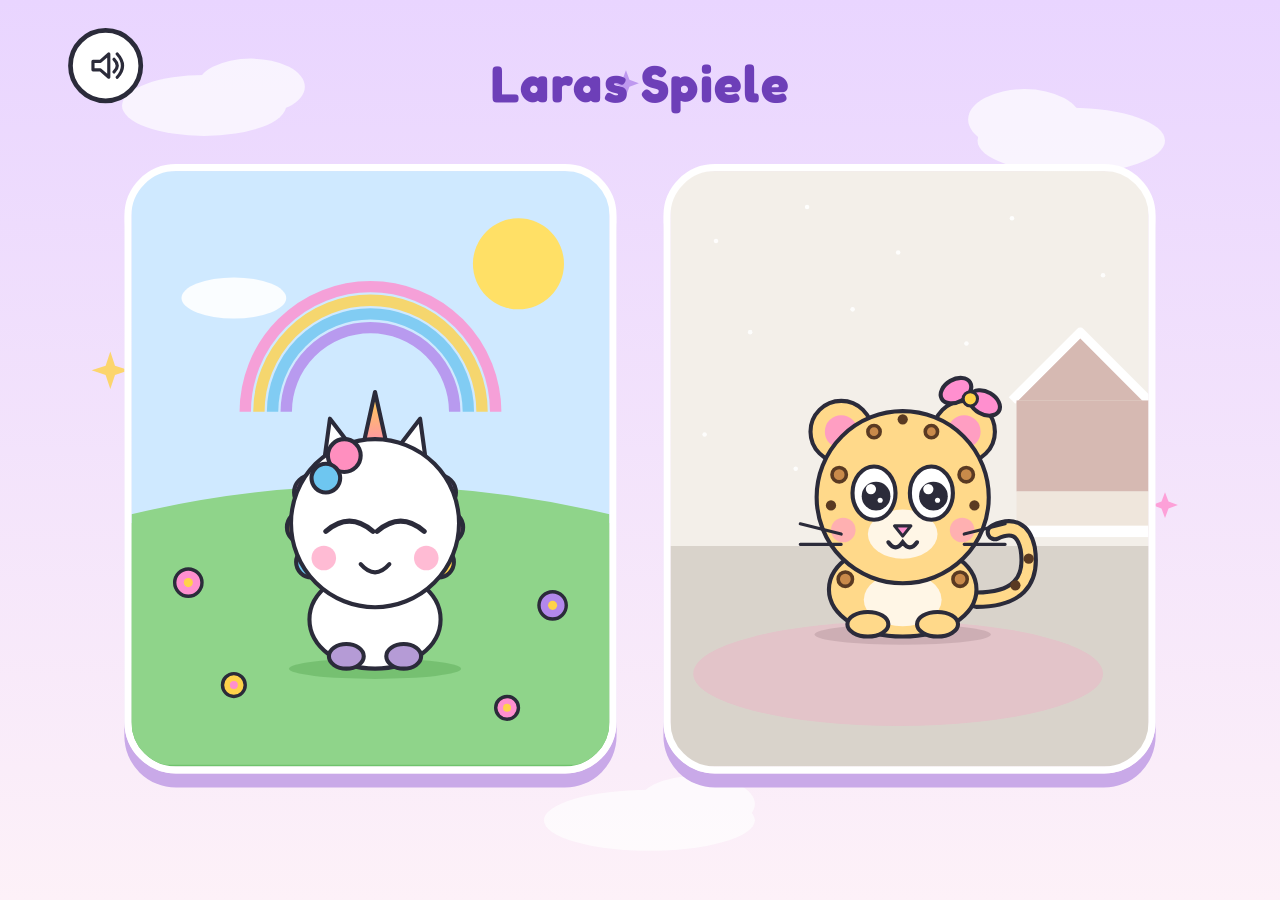
<file: index.html>
<!DOCTYPE html>
<html lang="de">
<head>
    <meta charset="UTF-8">
    <meta name="viewport" content="width=device-width, initial-scale=1.0, maximum-scale=1.0, user-scalable=no, viewport-fit=cover">
    <title>Laras Spiele</title>

    <!-- „Zum Home-Bildschirm hinzufügen": App-Manifest (Name, Icon, Vollbild, quer) -->
    <link rel="manifest" href="manifest.json">
    <link rel="icon" href="icons/icon-192.png" type="image/png">

    <!-- iPad/iPhone: Vollbild ohne Browserleiste, eigenes Symbol -->
    <meta name="apple-mobile-web-app-capable" content="yes">
    <meta name="mobile-web-app-capable" content="yes">
    <meta name="apple-mobile-web-app-status-bar-style" content="black-translucent">
    <meta name="apple-mobile-web-app-title" content="Laras Spiele">
    <meta name="theme-color" content="#e9d5ff">
    <link rel="apple-touch-icon" href="icons/icon-192.png">

    <!-- Verspielte Schrift "Fredoka" (optional, Fallback: Comic Sans MS) -->
    <link rel="preconnect" href="https://fonts.googleapis.com">
    <link rel="preconnect" href="https://fonts.gstatic.com" crossorigin>
    <link href="https://fonts.googleapis.com/css2?family=Fredoka:wght@400;600;700&display=swap" rel="stylesheet">

    <link rel="stylesheet" href="gemeinsam/basis.css">
    <link rel="stylesheet" href="hub/style.css">
</head>
<body>

<!-- Rahmen, der den Startbildschirm mittig hält; die Bühne darin hat
     eine feste interne Größe (1024 × 768) und wird per JS skaliert. -->
<div id="skalier-rahmen">
    <div id="buehne">

        <!-- Sanfte Wolken und drei kleine Sterne im Hintergrund -->
        <svg class="hintergrund" viewBox="0 0 1024 768" xmlns="http://www.w3.org/2000/svg" aria-hidden="true">
            <g fill="#ffffff" opacity="0.7">
                <ellipse cx="140" cy="90" rx="70" ry="26"/><ellipse cx="180" cy="74" rx="46" ry="24"/>
                <ellipse cx="880" cy="120" rx="80" ry="28"/><ellipse cx="840" cy="102" rx="48" ry="26"/>
                <ellipse cx="520" cy="700" rx="90" ry="26"/><ellipse cx="560" cy="686" rx="50" ry="24"/>
            </g>
            <path class="stern" d="M60 300 L64 312 L76 316 L64 320 L60 332 L56 320 L44 316 L56 312 Z" fill="#ffd24a" opacity="0.8"/>
            <path class="stern" d="M960 420 L963 428 L971 431 L963 434 L960 442 L957 434 L949 431 L957 428 Z" fill="#ff8fcf" opacity="0.8"/>
            <path class="stern" d="M500 60 L503 68 L511 71 L503 74 L500 82 L497 74 L489 71 L497 68 Z" fill="#b388eb" opacity="0.8"/>
        </svg>

        <!-- Ton an/aus – klein, oben links. Der Zustand gilt für alle Spiele. -->
        <button id="ton-knopf" class="ton-knopf" title="Ton an/aus" aria-label="Ton an/aus">
            <svg viewBox="0 0 40 40" width="36" height="36" xmlns="http://www.w3.org/2000/svg" aria-hidden="true">
                <path d="M8 16 h7 l8 -7 v22 l-8 -7 h-7 Z" fill="none" stroke="#2b2b3a" stroke-width="3" stroke-linejoin="round"/>
                <g class="ton-wellen">
                    <path d="M28 14 q6 6 0 12 M31 9 q10 11 0 22" fill="none" stroke="#2b2b3a" stroke-width="3" stroke-linecap="round"/>
                </g>
                <!-- Durchgestrichen, wenn stumm -->
                <path class="ton-strich" d="M8 32 L34 6" stroke="#e0507a" stroke-width="4" stroke-linecap="round"/>
            </svg>
        </button>

        <h1>Laras Spiele</h1>

        <!-- ===== Kachel 1: Laras Zauberwiese ===== -->
        <button class="kachel kachel-zauberwiese" data-ziel="./zauberwiese/index.html" aria-label="Laras Zauberwiese starten">
            <svg aria-hidden="true" style="font-family: Fredoka, 'Comic Sans MS', sans-serif;" viewBox="0 0 420 520" xmlns="http://www.w3.org/2000/svg">
            <circle cx="340" cy="80" r="40" fill="#ffe066"></circle>
            <ellipse cx="90" cy="110" rx="46" ry="18" fill="#ffffff" opacity="0.9"></ellipse>
            <path d="M0 300 Q210 250 420 300 L420 520 L0 520 Z" fill="#8fd48a"></path>
            <g stroke="#2b2b3a" stroke-width="3">
              <circle cx="50" cy="360" r="12" fill="#ff8fcf"></circle><circle cx="50" cy="360" r="4" fill="#ffd24a" stroke="none"></circle>
              <circle cx="370" cy="380" r="12" fill="#b388eb"></circle><circle cx="370" cy="380" r="4" fill="#ffd24a" stroke="none"></circle>
              <circle cx="90" cy="450" r="10" fill="#ffd24a"></circle><circle cx="90" cy="450" r="3.5" fill="#ff8fcf" stroke="none"></circle>
              <circle cx="330" cy="470" r="10" fill="#ff8fcf"></circle><circle cx="330" cy="470" r="3.5" fill="#ffd24a" stroke="none"></circle>
            </g>
            <path d="M100 210 A110 110 0 0 1 320 210" stroke="#ff8fcf" stroke-width="10" fill="none" opacity="0.8"></path>
            <path d="M112 210 A98 98 0 0 1 308 210" stroke="#ffd24a" stroke-width="10" fill="none" opacity="0.8"></path>
            <path d="M124 210 A86 86 0 0 1 296 210" stroke="#6ec6f0" stroke-width="10" fill="none" opacity="0.8"></path>
            <path d="M136 210 A74 74 0 0 1 284 210" stroke="#b388eb" stroke-width="10" fill="none" opacity="0.8"></path>
            <!-- Bella – Quelle: leo-ella/design/hub/kachel-zauberwiese.svg; .figur winkt beim Laden (CSS) -->
            <g class="figur">
            <g transform="translate(70 180) scale(0.9)">
              <defs>
                <linearGradient id="hornHub" x1="0" y1="0" x2="0" y2="1">
                  <stop offset="0" stop-color="#ffd24a"></stop><stop offset="1" stop-color="#ff8fb0"></stop>
                </linearGradient>
              </defs>
              <ellipse cx="160" cy="284" rx="84" ry="10" fill="#5fae5a" opacity="0.5"></ellipse>
              <ellipse cx="160" cy="236" rx="64" ry="48" fill="#ffffff" stroke="#2b2b3a" stroke-width="4"></ellipse>
              <ellipse cx="132" cy="272" rx="17" ry="12" fill="#b59bd6" stroke="#2b2b3a" stroke-width="4"></ellipse>
              <ellipse cx="188" cy="272" rx="17" ry="12" fill="#b59bd6" stroke="#2b2b3a" stroke-width="4"></ellipse>
              <circle cx="98" cy="112" r="17" fill="#ff8fbf" stroke="#2b2b3a" stroke-width="4"></circle>
              <circle cx="90" cy="146" r="16" fill="#ffd24a" stroke="#2b2b3a" stroke-width="4"></circle>
              <circle cx="98" cy="180" r="15" fill="#6ec6f0" stroke="#2b2b3a" stroke-width="4"></circle>
              <circle cx="222" cy="112" r="17" fill="#b388eb" stroke="#2b2b3a" stroke-width="4"></circle>
              <circle cx="230" cy="146" r="16" fill="#ff8fbf" stroke="#2b2b3a" stroke-width="4"></circle>
              <circle cx="222" cy="180" r="15" fill="#ffd24a" stroke="#2b2b3a" stroke-width="4"></circle>
              <path d="M110 84 L116 40 L142 74 Z" fill="#ffffff" stroke="#2b2b3a" stroke-width="4" stroke-linejoin="round"></path>
              <path d="M210 84 L204 40 L178 74 Z" fill="#ffffff" stroke="#2b2b3a" stroke-width="4" stroke-linejoin="round"></path>
              <path d="M148 68 L160 14 L172 68 Z" fill="url(#hornHub)" stroke="#2b2b3a" stroke-width="4" stroke-linejoin="round"></path>
              <circle cx="160" cy="142" r="82" fill="#ffffff" stroke="#2b2b3a" stroke-width="4"></circle>
              <circle cx="130" cy="76" r="16" fill="#ff8fbf" stroke="#2b2b3a" stroke-width="4"></circle>
              <circle cx="112" cy="98" r="14" fill="#6ec6f0" stroke="#2b2b3a" stroke-width="4"></circle>
              <path d="M112 150 Q135 130 158 150" stroke="#2b2b3a" stroke-width="5" fill="none" stroke-linecap="round"></path>
              <path d="M162 150 Q185 130 208 150" stroke="#2b2b3a" stroke-width="5" fill="none" stroke-linecap="round"></path>
              <circle cx="110" cy="176" r="12" fill="#ff9ec2" opacity="0.7"></circle>
              <circle cx="210" cy="176" r="12" fill="#ff9ec2" opacity="0.7"></circle>
              <path d="M146 182 Q160 198 174 182" stroke="#2b2b3a" stroke-width="4" fill="none" stroke-linecap="round"></path>
            </g>
            </g>
            </svg>
        </button>

        <!-- ===== Kachel 2: Leo Ella ===== -->
        <button class="kachel kachel-leo" data-ziel="./leo-ella/index.html" aria-label="Leo Ella starten">
            <svg aria-hidden="true" style="font-family: Fredoka, 'Comic Sans MS', sans-serif;" viewBox="0 0 420 520" xmlns="http://www.w3.org/2000/svg">
            <g fill="#ffffff" opacity="0.9">
              <circle cx="40" cy="60" r="2"></circle><circle cx="120" cy="30" r="2"></circle><circle cx="200" cy="70" r="2"></circle><circle cx="300" cy="40" r="2"></circle><circle cx="380" cy="90" r="2"></circle>
              <circle cx="70" cy="140" r="2"></circle><circle cx="160" cy="120" r="2"></circle><circle cx="260" cy="150" r="2"></circle><circle cx="350" cy="170" r="2"></circle><circle cx="30" cy="230" r="2"></circle>
              <circle cx="390" cy="250" r="2"></circle><circle cx="110" cy="260" r="2"></circle><circle cx="330" cy="290" r="2"></circle>
            </g>
            <path d="M300 200 L360 140 L420 200 Z" fill="#d6b9b2"></path>
            <path d="M300 200 L360 140 L420 200" stroke="#ffffff" stroke-width="8" fill="none" stroke-linejoin="round"></path>
            <rect x="304" y="200" width="116" height="80" fill="#d6b9b2"></rect>
            <rect x="304" y="280" width="116" height="34" fill="#efe6dc"></rect>
            <rect x="300" y="310" width="120" height="10" fill="#ffffff"></rect>
            <ellipse cx="200" cy="440" rx="180" ry="46" fill="#e3c4c9"></ellipse>
            <!-- Leo Ella – Quelle: leo-ella/design/hub/kachel-leo-ella.svg; .figur winkt beim Laden (CSS) -->
            <g class="figur">
            <g transform="translate(60 150) scale(0.9)">
              <ellipse cx="160" cy="284" rx="86" ry="10" fill="#b89aa0" opacity="0.5"></ellipse>
              <path d="M232 250 Q290 250 282 200 Q276 172 250 184" stroke="#2b2b3a" stroke-width="18" fill="none" stroke-linecap="round"></path>
              <path d="M232 250 Q290 250 282 200 Q276 172 250 184" stroke="#ffd98a" stroke-width="10" fill="none" stroke-linecap="round"></path>
              <circle cx="270" cy="236" r="5" fill="#5a3a22"></circle><circle cx="283" cy="210" r="5" fill="#5a3a22"></circle>
              <ellipse cx="160" cy="240" rx="72" ry="46" fill="#ffd98a" stroke="#2b2b3a" stroke-width="4"></ellipse>
              <ellipse cx="160" cy="250" rx="38" ry="26" fill="#fff6e6"></ellipse>
              <circle cx="104" cy="230" r="7" fill="#c98a4a" stroke="#5a3a22" stroke-width="3.5"></circle>
              <circle cx="216" cy="230" r="7" fill="#c98a4a" stroke="#5a3a22" stroke-width="3.5"></circle>
              <ellipse cx="126" cy="274" rx="20" ry="12" fill="#ffd98a" stroke="#2b2b3a" stroke-width="4"></ellipse>
              <ellipse cx="194" cy="274" rx="20" ry="12" fill="#ffd98a" stroke="#2b2b3a" stroke-width="4"></ellipse>
              <circle cx="100" cy="86" r="30" fill="#ffd98a" stroke="#2b2b3a" stroke-width="4"></circle><circle cx="100" cy="86" r="16" fill="#ff9ec2"></circle>
              <circle cx="220" cy="86" r="30" fill="#ffd98a" stroke="#2b2b3a" stroke-width="4"></circle><circle cx="220" cy="86" r="16" fill="#ff9ec2"></circle>
              <circle cx="160" cy="150" r="84" fill="#ffd98a" stroke="#2b2b3a" stroke-width="4"></circle>
              <circle cx="98" cy="128" r="7" fill="#c98a4a" stroke="#5a3a22" stroke-width="3.5"></circle><circle cx="90" cy="158" r="5" fill="#5a3a22"></circle>
              <circle cx="222" cy="128" r="7" fill="#c98a4a" stroke="#5a3a22" stroke-width="3.5"></circle><circle cx="230" cy="158" r="5" fill="#5a3a22"></circle>
              <circle cx="132" cy="86" r="6" fill="#c98a4a" stroke="#5a3a22" stroke-width="3.5"></circle><circle cx="160" cy="74" r="5" fill="#5a3a22"></circle>
              <circle cx="188" cy="86" r="6" fill="#c98a4a" stroke="#5a3a22" stroke-width="3.5"></circle>
              <ellipse cx="212" cy="46" rx="16" ry="11" fill="#ff8fcf" stroke="#2b2b3a" stroke-width="4" transform="rotate(-30 212 46)"></ellipse>
              <ellipse cx="240" cy="58" rx="16" ry="11" fill="#ff8fcf" stroke="#2b2b3a" stroke-width="4" transform="rotate(30 240 58)"></ellipse>
              <circle cx="226" cy="54" r="7" fill="#ffd24a" stroke="#2b2b3a" stroke-width="3"></circle>
              <ellipse cx="160" cy="186" rx="34" ry="24" fill="#fff6e6"></ellipse>
              <ellipse cx="132" cy="146" rx="21" ry="26" fill="#ffffff" stroke="#2b2b3a" stroke-width="4"></ellipse>
              <circle cx="134" cy="149" r="14" fill="#2b2b3a"></circle><circle cx="129" cy="142" r="5" fill="#ffffff"></circle><circle cx="138" cy="153" r="2.5" fill="#ffffff"></circle>
              <ellipse cx="188" cy="146" rx="21" ry="26" fill="#ffffff" stroke="#2b2b3a" stroke-width="4"></ellipse>
              <circle cx="190" cy="149" r="14" fill="#2b2b3a"></circle><circle cx="185" cy="142" r="5" fill="#ffffff"></circle><circle cx="194" cy="153" r="2.5" fill="#ffffff"></circle>
              <circle cx="102" cy="182" r="12" fill="#ff9ec2" opacity="0.7"></circle><circle cx="218" cy="182" r="12" fill="#ff9ec2" opacity="0.7"></circle>
              <path d="M152 178 L168 178 L160 188 Z" fill="#ff8fcf" stroke="#2b2b3a" stroke-width="3" stroke-linejoin="round"></path>
              <path d="M146 194 Q153 204 160 194 Q167 204 174 194" stroke="#2b2b3a" stroke-width="4" fill="none" stroke-linecap="round"></path>
              <path d="M60 176 L100 186 M60 196 L100 196" stroke="#2b2b3a" stroke-width="3" stroke-linecap="round"></path>
              <path d="M260 176 L220 186 M260 196 L220 196" stroke="#2b2b3a" stroke-width="3" stroke-linecap="round"></path>
            </g>
            </g>
            </svg>
        </button>

    </div>
</div>

<!-- Klassisches Script-Tag – KEINE ES-Module, damit alles per Doppelklick (file://) läuft -->
<script src="gemeinsam/speicher.js"></script>
<script src="gemeinsam/audio.js"></script>
<script src="hub/hub.js"></script>

</body>
</html>
</file>
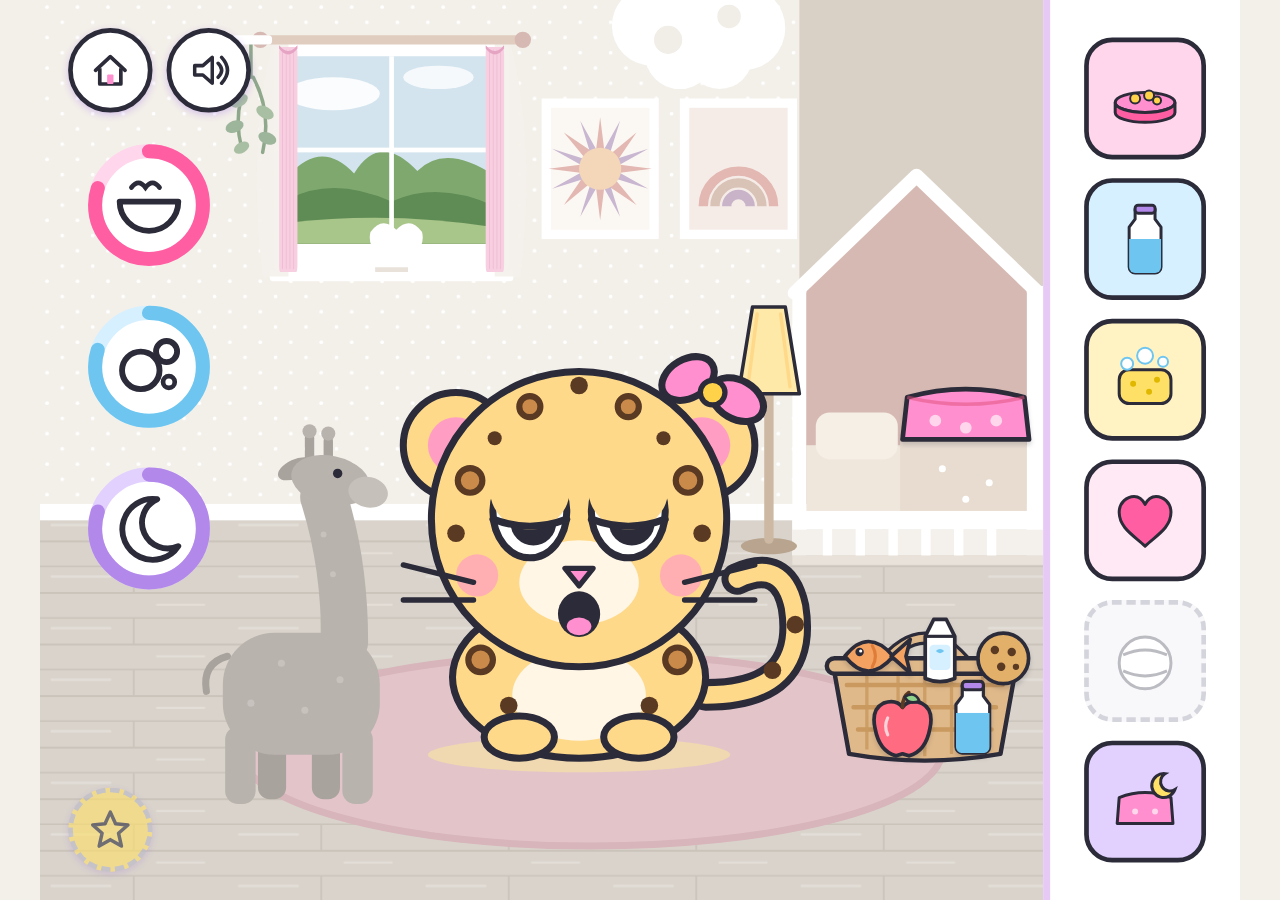
<file: leo-ella/index.html>
<!DOCTYPE html>
<html lang="de">
<head>
    <meta charset="UTF-8">
    <meta name="viewport" content="width=device-width, initial-scale=1.0, maximum-scale=1.0, user-scalable=no, viewport-fit=cover">
    <title>Leo Ella</title>

    <!-- iPad/iPhone: Vollbild, wenn direkt vom Home-Bildschirm gestartet -->
    <meta name="apple-mobile-web-app-capable" content="yes">
    <meta name="mobile-web-app-capable" content="yes">
    <meta name="apple-mobile-web-app-status-bar-style" content="black-translucent">
    <meta name="theme-color" content="#f3efe9">

    <!-- Verspielte Schrift "Fredoka" (optional, Fallback: Comic Sans MS) -->
    <link rel="preconnect" href="https://fonts.googleapis.com">
    <link rel="preconnect" href="https://fonts.gstatic.com" crossorigin>
    <link href="https://fonts.googleapis.com/css2?family=Fredoka:wght@400;600;700&display=swap" rel="stylesheet">

    <!-- Gemeinsame Basis (Farben, Haus-Knopf) vor dem eigenen Stil -->
    <link rel="stylesheet" href="../gemeinsam/basis.css">
    <link rel="stylesheet" href="css/style.css">
</head>
<body>

<!-- Rahmen hält die Bühne mittig; die Bühne (1024 × 768) wird skaliert -->
<div id="skalier-rahmen">
    <div id="buehne">

        <!-- ===== Zimmer (Quelle: design/zimmer/zimmer-tag.svg + Nacht-Teile aus zimmer-nacht.svg) ===== -->
        <svg id="zimmer" viewBox="0 0 856 768" aria-hidden="true" xmlns="http://www.w3.org/2000/svg">
            <defs>
              <pattern id="tapete" width="26" height="26" patternUnits="userSpaceOnUse">
                <circle cx="6" cy="6" r="1.6" fill="#ffffff"></circle>
                <circle cx="19" cy="19" r="1.6" fill="#ffffff"></circle>
              </pattern>
              <pattern id="dielen" width="160" height="44" patternUnits="userSpaceOnUse">
                <rect width="160" height="44" fill="#d9d3cb"></rect>
                <path d="M0 43.5 H160 M80 0 V22 M0 22 H160" stroke="#cbc4bb" stroke-width="1.5"></path>
                <path d="M10 8 h50 M100 32 h40" stroke="#e3ded7" stroke-width="2" stroke-linecap="round"></path>
              </pattern>
            </defs>
            <rect x="0" y="0" width="856" height="440" fill="#f3efe9"></rect>
            <rect x="0" y="0" width="856" height="440" fill="url(#tapete)"></rect>
            <rect x="648" y="0" width="208" height="440" fill="#dad1c6"></rect>
            <rect x="0" y="440" width="856" height="328" fill="url(#dielen)"></rect>
            <rect x="0" y="430" width="856" height="14" fill="#ffffff"></rect>
        
            <rect x="200" y="36" width="200" height="196" rx="6" fill="#ffffff"></rect>
            <!-- Fenster bei Tag -->
            <g class="nur-tag">
            <rect x="212" y="48" width="176" height="160" fill="#d3e4ee"></rect>
            <ellipse cx="250" cy="80" rx="40" ry="14" fill="#ffffff" opacity="0.9"></ellipse>
            <ellipse cx="340" cy="66" rx="30" ry="10" fill="#ffffff" opacity="0.8"></ellipse>
            <path d="M212 150 Q240 118 268 148 Q290 112 322 146 Q346 122 388 150 L388 208 L212 208 Z" fill="#7fa86e"></path>
            <path d="M212 170 Q250 150 300 172 Q340 154 388 176 L388 208 L212 208 Z" fill="#5f8c55"></path>
            <path d="M212 190 Q300 180 388 194 L388 208 L212 208 Z" fill="#a8c58a"></path>
            </g>
            <!-- Fenster bei Nacht: Mond, Sterne, dunkle Hügel -->
            <g class="nur-nacht">
            <rect x="212" y="48" width="176" height="160" fill="#2a2a5e"></rect>
            <path d="M356 76 A22 22 0 1 0 376 106 A17 17 0 0 1 356 76 Z" fill="#fff1b8"></path>
            <circle cx="236" cy="70" r="2.5" fill="#ffffff"></circle><circle cx="268" cy="58" r="2" fill="#ffffff"></circle>
            <circle cx="300" cy="90" r="2" fill="#ffffff"></circle><circle cx="326" cy="60" r="2.5" fill="#ffffff"></circle>
            <circle cx="250" cy="110" r="2" fill="#ffffff"></circle><circle cx="380" cy="66" r="1.5" fill="#ffffff"></circle>
                    <path d="M212 150 Q240 118 268 148 Q290 112 322 146 Q346 122 388 150 L388 208 L212 208 Z" fill="#2f4634"></path>
            <path d="M212 170 Q250 150 300 172 Q340 154 388 176 L388 208 L212 208 Z" fill="#22351f"></path>
            <path d="M212 190 Q300 180 388 194 L388 208 L212 208 Z" fill="#3d5a3a"></path>
            </g>
            <rect x="298" y="48" width="4" height="160" fill="#ffffff"></rect>
            <rect x="212" y="126" width="176" height="4" fill="#ffffff"></rect>
            <rect x="196" y="230" width="208" height="10" rx="3" fill="#ffffff"></rect>
            <path d="M200 30 q-24 90 -10 206 h22 V30 Z" fill="#f4f1ec" opacity="0.9"></path>
            <path d="M400 30 q24 90 10 206 h-22 V30 Z" fill="#f4f1ec" opacity="0.9"></path>
            <path d="M300 228 q-22 -14 -18 -30 q10 -14 22 -2 q12 -12 22 2 q4 16 -18 30 Z" fill="#ffffff"></path>
            <path d="M286 228 h28 v4 h-28 Z" fill="#e8e2da"></path>
        
            <!-- Vorhang: zwei Bahnen, die zur Mitte gezogen werden (zimmer.js) -->
            <g id="vorhang">
              <g id="vorhang-links" class="vorhang-bahn">
                <rect x="204" y="40" width="98" height="192" rx="6" fill="#f7cfe0"></rect>
                <path d="M222 44 v184 M242 44 v184 M262 44 v184 M282 44 v184" stroke="#efb8cf" stroke-width="4" stroke-linecap="round"></path>
                <path d="M204 40 q49 10 98 0" stroke="#e6a4c4" stroke-width="3" fill="none"></path>
              </g>
              <g id="vorhang-rechts" class="vorhang-bahn">
                <rect x="298" y="40" width="98" height="192" rx="6" fill="#f7cfe0"></rect>
                <path d="M318 44 v184 M338 44 v184 M358 44 v184 M378 44 v184" stroke="#efb8cf" stroke-width="4" stroke-linecap="round"></path>
                <path d="M298 40 q49 10 98 0" stroke="#e6a4c4" stroke-width="3" fill="none"></path>
              </g>
            </g>
            <!-- Gardinenstange -->
            <rect x="188" y="30" width="224" height="8" rx="4" fill="#e0cdbf"></rect>
            <circle cx="188" cy="34" r="7" fill="#d6b9b2"></circle><circle cx="412" cy="34" r="7" fill="#d6b9b2"></circle>

            <path d="M180 36 v30 M178 66 q-14 30 -6 60 M182 66 q16 30 8 64" stroke="#8fa88c" stroke-width="3" fill="none" stroke-linecap="round"></path>
            <ellipse cx="170" cy="86" rx="8" ry="5" fill="#a9bfa3" transform="rotate(-30 170 86)"></ellipse>
            <ellipse cx="192" cy="96" rx="8" ry="5" fill="#a9bfa3" transform="rotate(30 192 96)"></ellipse>
            <ellipse cx="166" cy="108" rx="8" ry="5" fill="#9db59a" transform="rotate(-20 166 108)"></ellipse>
            <ellipse cx="194" cy="118" rx="8" ry="5" fill="#9db59a" transform="rotate(20 194 118)"></ellipse>
            <ellipse cx="172" cy="126" rx="7" ry="4.5" fill="#a9bfa3" transform="rotate(-30 172 126)"></ellipse>
            <rect x="164" y="30" width="34" height="8" rx="3" fill="#ffffff"></rect>
        
            <rect x="428" y="84" width="100" height="120" fill="#ffffff"></rect>
            <rect x="436" y="92" width="84" height="104" fill="#fbf7f2"></rect>
            <g transform="translate(478 144)">
              <path d="M0 -44 L4 -12 L-4 -12 Z M31 -31 L14 -6 L8 -12 Z M44 0 L12 4 L12 -4 Z M31 31 L6 14 L12 8 Z M0 44 L-4 12 L4 12 Z M-31 31 L-14 6 L-8 12 Z M-44 0 L-12 -4 L-12 4 Z M-31 -31 L-6 -14 L-12 -8 Z" fill="#e3b7b2"></path>
              <path d="M17 -41 L8 -12 L2 -14 Z M41 -17 L14 -2 L12 -8 Z M41 17 L12 8 L14 2 Z M17 41 L2 14 L8 12 Z M-17 41 L-8 12 L-2 14 Z M-41 17 L-14 2 L-12 8 Z M-41 -17 L-12 -8 L-14 -2 Z M-17 -41 L-2 -14 L-8 -12 Z" fill="#c9b7d1"></path>
              <circle cx="0" cy="0" r="18" fill="#f4d7b8"></circle>
            </g>
            <rect x="546" y="84" width="100" height="120" fill="#ffffff"></rect>
            <rect x="554" y="92" width="84" height="104" fill="#f5ece8"></rect>
            <path d="M566 176 A30 30 0 0 1 626 176" stroke="#e3b7b2" stroke-width="8" fill="none"></path>
            <path d="M576 176 A20 20 0 0 1 616 176" stroke="#d9c2b6" stroke-width="8" fill="none"></path>
            <path d="M586 176 A10 10 0 0 1 606 176" stroke="#c9b3c9" stroke-width="8" fill="none"></path>
        
            <g fill="#ffffff">
              <circle cx="560" cy="6" r="52"></circle>
              <circle cx="522" cy="22" r="34"></circle>
              <circle cx="600" cy="24" r="36"></circle>
              <circle cx="546" cy="46" r="30"></circle>
              <circle cx="580" cy="48" r="28"></circle>
            </g>
            <circle cx="536" cy="34" r="12" fill="#f1ede7"></circle>
            <circle cx="588" cy="14" r="10" fill="#f1ede7"></circle>
        
            <path d="M644 250 L748 150 L852 250 Z" fill="#d6b9b2"></path>
            <path d="M644 250 L748 150 L852 250" stroke="#ffffff" stroke-width="12" fill="none" stroke-linejoin="round" stroke-linecap="round"></path>
            <rect x="642" y="244" width="12" height="230" fill="#ffffff"></rect>
            <rect x="842" y="244" width="14" height="230" fill="#ffffff"></rect>
            <rect x="654" y="250" width="188" height="130" fill="#d6b9b2"></rect>
            <rect x="654" y="380" width="188" height="60" fill="#efe6dc"></rect>
            <rect x="662" y="352" width="70" height="40" rx="12" fill="#f6efe6"></rect>
            <path d="M734 372 Q790 356 842 372 L842 440 L734 440 Z" fill="#e8dcd0"></path>
            <circle cx="770" cy="400" r="3" fill="#ffffff"></circle>
            <circle cx="810" cy="412" r="3" fill="#ffffff"></circle>
            <circle cx="790" cy="426" r="3" fill="#ffffff"></circle>
            <rect x="642" y="436" width="214" height="16" fill="#ffffff"></rect>
            <rect x="642" y="452" width="214" height="22" fill="#f4f1ec"></rect>
            <path d="M672 440 v36 M700 440 v36 M728 440 v36 M756 440 v36 M784 440 v36 M812 440 v36" stroke="#ffffff" stroke-width="8"></path>
            <rect x="642" y="474" width="214" height="8" fill="#e8e2da"></rect>
        
            <ellipse cx="470" cy="640" rx="300" ry="82" fill="#e3c4c9"></ellipse>
            <ellipse cx="470" cy="640" rx="300" ry="82" fill="none" stroke="#d8b5bb" stroke-width="6"></ellipse>
        
            <g transform="translate(996 0) scale(-1 1)">
            <rect x="786" y="612" width="24" height="70" rx="10" fill="#a9a39e"></rect>
            <rect x="740" y="612" width="24" height="70" rx="10" fill="#a9a39e"></rect>
            <rect x="712" y="620" width="26" height="66" rx="11" fill="#b9b3ae"></rect>
            <rect x="812" y="620" width="26" height="66" rx="11" fill="#b9b3ae"></rect>
            <path d="M836 560 q22 6 18 30" stroke="#a9a39e" stroke-width="6" fill="none" stroke-linecap="round"></path>
            <rect x="706" y="540" width="134" height="104" rx="44" fill="#b9b3ae"></rect>
            <path d="M736 548 Q736 480 754 424" stroke="#b9b3ae" stroke-width="40" fill="none" stroke-linecap="round"></path>
            <rect x="746" y="372" width="8" height="26" rx="4" fill="#a9a39e"></rect>
            <rect x="762" y="370" width="8" height="26" rx="4" fill="#a9a39e"></rect>
            <circle cx="750" cy="370" r="6" fill="#b9b3ae"></circle>
            <circle cx="766" cy="368" r="6" fill="#b9b3ae"></circle>
            <ellipse cx="778" cy="400" rx="16" ry="8" fill="#a9a39e" transform="rotate(25 778 400)"></ellipse>
            <ellipse cx="748" cy="410" rx="34" ry="21" fill="#b9b3ae" transform="rotate(-12 748 410)"></ellipse>
            <ellipse cx="716" cy="420" rx="17" ry="13" fill="#c6c0bb" transform="rotate(-12 716 420)"></ellipse>
            <circle cx="742" cy="404" r="4" fill="#2b2b3a"></circle>
            <g fill="#cfc9c4" opacity="0.7">
              <circle cx="740" cy="580" r="3"></circle>
              <circle cx="790" cy="566" r="3"></circle>
              <circle cx="770" cy="606" r="3"></circle>
              <circle cx="816" cy="600" r="3"></circle>
              <circle cx="746" cy="490" r="2.5"></circle>
              <circle cx="754" cy="456" r="2.5"></circle>
            </g>
            </g>
          
            <!-- Stehlampe neben dem Bett – antippen schaltet sie an/aus -->
            <g id="lampe">
              <ellipse cx="622" cy="466" rx="24" ry="7" fill="#b9a58f"></ellipse>
              <rect x="618" y="330" width="8" height="134" rx="4" fill="#cdb9a3"></rect>
              <circle id="lampe-schein" cx="622" cy="300" r="100" fill="#fff1b8" opacity="0"></circle>
              <path id="lampe-schirm" d="M596 336 L608 262 L636 262 L648 336 Z" fill="#ffe9a8" stroke="#2b2b3a" stroke-width="3" stroke-linejoin="round"></path>
              <path d="M604 330 L612 268 M640 330 L632 268" stroke="#ffd98a" stroke-width="3" stroke-linecap="round"></path>
            </g>

            <!-- Wird dunkler, wenn der Vorhang zu ist oder die Lampe aus (CSS) -->
            <rect id="abdunkeln" x="0" y="0" width="856" height="768" fill="#2b2452" opacity="0"></rect>

            <!-- ===== Nur nachts sichtbar (zimmer.js schaltet um) ===== -->
            <g class="nur-nacht" id="nacht">
              <!-- Dunkles Overlay über dem ganzen Zimmer -->
              <rect x="0" y="0" width="856" height="768" fill="#2b2452" opacity="0.5"></rect>
              <!-- Rosa Nachtlicht -->
              <g id="nachtlicht">
              <circle cx="352" cy="200" r="70" fill="#ff8fcf" opacity="0.18"></circle>
            <circle cx="352" cy="200" r="40" fill="#ff8fcf" opacity="0.22"></circle>
            <path d="M336 232 h32 v-6 a6 6 0 0 0 -6 -6 h-20 a6 6 0 0 0 -6 6 Z" fill="#e6a4c4"></path>
            <rect x="342" y="160" width="20" height="62" rx="6" fill="#ffd6ec" opacity="0.85"></rect>
            <rect x="344" y="162" width="16" height="58" rx="5" fill="#ff9ecf" opacity="0.5"></rect>
            <g fill="#fff3fa">
              <circle cx="348" cy="172" r="1.8"></circle><circle cx="356" cy="180" r="1.6"></circle><circle cx="350" cy="192" r="2"></circle>
              <circle cx="357" cy="202" r="1.6"></circle><circle cx="347" cy="210" r="1.8"></circle><circle cx="354" cy="216" r="1.4"></circle>
            </g>
            <rect x="340" y="154" width="24" height="8" rx="3" fill="#e6a4c4"></rect>
              </g>
              <!-- Gedimmte Deckenlampe -->
              <circle cx="300" cy="214" r="18" fill="#ffffff" opacity="0.18"></circle>
              <!-- Lichterkette am Hausbett -->
              <g id="lichterkette">
              <path d="M640 262 L748 162 L856 262" stroke="#8a7a6a" stroke-width="1.5" fill="none"></path>
            <g fill="#ffe9a8">
              <circle cx="652" cy="251" r="4"></circle><circle cx="676" cy="229" r="4"></circle><circle cx="700" cy="207" r="4"></circle>
              <circle cx="724" cy="185" r="4"></circle><circle cx="748" cy="163" r="4"></circle><circle cx="772" cy="185" r="4"></circle>
              <circle cx="796" cy="207" r="4"></circle><circle cx="820" cy="229" r="4"></circle><circle cx="844" cy="251" r="4"></circle>
            </g>
            <g fill="#ffe9a8" opacity="0.28">
              <circle cx="652" cy="251" r="11"></circle><circle cx="676" cy="229" r="11"></circle><circle cx="700" cy="207" r="11"></circle>
              <circle cx="724" cy="185" r="11"></circle><circle cx="748" cy="163" r="11"></circle><circle cx="772" cy="185" r="11"></circle>
              <circle cx="796" cy="207" r="11"></circle><circle cx="820" cy="229" r="11"></circle><circle cx="844" cy="251" r="11"></circle>
            </g>
            <path d="M652 251 L748 163 L844 251 Z" fill="#ffe9a8" opacity="0.08"></path>
              </g>
              <!-- Leo schläft im Bett (kleine Version) – die Zzz kommen aus partikel.js -->
              <g id="leo-im-bett">
              <circle cx="706" cy="326" r="26" fill="#ffd98a" stroke="#2b2b3a" stroke-width="3"></circle>
              <circle cx="706" cy="326" r="13" fill="#ff9ec2"></circle>
              <circle cx="774" cy="318" r="26" fill="#ffd98a" stroke="#2b2b3a" stroke-width="3"></circle>
              <circle cx="774" cy="318" r="13" fill="#ff9ec2"></circle>
              <circle cx="742" cy="368" r="62" fill="#ffd98a" stroke="#2b2b3a" stroke-width="3"></circle>
              <circle cx="700" cy="352" r="5" fill="#c98a4a" stroke="#5a3a22" stroke-width="2.5"></circle>
              <circle cx="694" cy="374" r="3.5" fill="#5a3a22"></circle>
              <circle cx="784" cy="352" r="5" fill="#c98a4a" stroke="#5a3a22" stroke-width="2.5"></circle>
              <circle cx="790" cy="374" r="3.5" fill="#5a3a22"></circle>
              <circle cx="722" cy="322" r="4.5" fill="#c98a4a" stroke="#5a3a22" stroke-width="2.5"></circle>
              <circle cx="742" cy="312" r="3.5" fill="#5a3a22"></circle>
              <circle cx="762" cy="322" r="4.5" fill="#c98a4a" stroke="#5a3a22" stroke-width="2.5"></circle>
              <ellipse cx="792" cy="300" rx="11" ry="7.5" fill="#ff8fcf" stroke="#2b2b3a" stroke-width="3" transform="rotate(-30 792 300)"></ellipse>
              <ellipse cx="812" cy="308" rx="11" ry="7.5" fill="#ff8fcf" stroke="#2b2b3a" stroke-width="3" transform="rotate(30 812 308)"></ellipse>
              <circle cx="802" cy="305" r="5" fill="#ffd24a" stroke="#2b2b3a" stroke-width="2"></circle>
              <ellipse cx="742" cy="394" rx="24" ry="17" fill="#fff6e6"></ellipse>
              <path d="M708 366 Q722 376 736 366" stroke="#2b2b3a" stroke-width="3.5" fill="none" stroke-linecap="round"></path>
              <path d="M748 366 Q762 376 776 366" stroke="#2b2b3a" stroke-width="3.5" fill="none" stroke-linecap="round"></path>
              <circle cx="700" cy="392" r="8" fill="#ff9ec2" opacity="0.7"></circle>
              <circle cx="784" cy="392" r="8" fill="#ff9ec2" opacity="0.7"></circle>
              <path d="M736 388 L748 388 L742 396 Z" fill="#ff8fcf" stroke="#2b2b3a" stroke-width="2" stroke-linejoin="round"></path>
              <path d="M737 402 Q742 406 747 402" stroke="#2b2b3a" stroke-width="3" fill="none" stroke-linecap="round"></path>
              <path d="M660 424 Q742 404 842 424 L842 440 L660 440 Z" fill="#ebdcd0" stroke="#e0cdbf" stroke-width="2"></path>
              <circle cx="700" cy="430" r="2.5" fill="#ffffff"></circle><circle cx="760" cy="428" r="2.5" fill="#ffffff"></circle><circle cx="816" cy="432" r="2.5" fill="#ffffff"></circle>
              </g>
            </g>
          </svg>

        <!-- ===== Badewanne, hinterer Teil (liegt hinter Leo; js/bad.js fährt sie fürs Baden ins Zimmer) ===== -->
        <svg id="wanne-hinten" viewBox="0 0 1024 768" xmlns="http://www.w3.org/2000/svg" aria-hidden="true">
            <ellipse cx="484" cy="694" rx="200" ry="14" fill="#c9c1b6" opacity="0.45"/>
            <!-- Füße -->
            <ellipse cx="340" cy="690" rx="18" ry="9" fill="#d6f0ff" stroke="#2b2b3a" stroke-width="4"/>
            <ellipse cx="628" cy="690" rx="18" ry="9" fill="#d6f0ff" stroke="#2b2b3a" stroke-width="4"/>
            <!-- Rand und leeres Becken (der vordere Rand liegt in #wanne-vorne) -->
            <ellipse cx="484" cy="598" rx="184" ry="28" fill="#d6f0ff" stroke="#2b2b3a" stroke-width="4"/>
            <ellipse cx="484" cy="598" rx="166" ry="20" fill="#cfe3ef" stroke="#2b2b3a" stroke-width="3"/>
        </svg>

        <!-- ===== Leo (Quelle: design/leo-ella-standard.svg, Varianten aus design/zustaende und design/reaktionen) =====
             Jede Gruppe mit data-teil/data-variante wird von js/leo.js ein- oder ausgeblendet. -->
        <svg id="leo" viewBox="0 0 320 300" xmlns="http://www.w3.org/2000/svg" aria-hidden="true"
             style="font-family: Fredoka, 'Comic Sans MS', sans-serif;">
        <g id="leo-figur">

            <!-- Schatten -->
            <ellipse data-teil="schatten" data-variante="tag"    cx="160" cy="284" rx="86" ry="10" fill="#f0d9b0"/>
            <ellipse data-teil="schatten" data-variante="klein"  cx="160" cy="286" rx="60" ry="8"  fill="#f0d9b0"/>
            <ellipse data-teil="schatten" data-variante="frisch" cx="160" cy="284" rx="86" ry="10" fill="#c9dcef"/>
            <ellipse data-teil="schatten" data-variante="nacht"  cx="160" cy="284" rx="86" ry="10" fill="#4e4080"/>

            <!-- Schwanz -->
            <g data-teil="schwanz" data-variante="normal" class="schwanz-wedeln">
                <path d="M232 250 Q290 250 282 200 Q276 172 250 184" stroke="#2b2b3a" stroke-width="18" fill="none" stroke-linecap="round"/>
                <path d="M232 250 Q290 250 282 200 Q276 172 250 184" stroke="var(--leo-fell)" stroke-width="10" fill="none" stroke-linecap="round"/>
                <circle cx="270" cy="236" r="5" fill="#5a3a22"/>
                <circle cx="283" cy="210" r="5" fill="#5a3a22"/>
            </g>
            <g data-teil="schwanz" data-variante="traurig">
                <path d="M232 250 Q276 262 286 236" stroke="#2b2b3a" stroke-width="18" fill="none" stroke-linecap="round"/>
                <path d="M232 250 Q276 262 286 236" stroke="var(--leo-fell)" stroke-width="10" fill="none" stroke-linecap="round"/>
                <circle cx="268" cy="254" r="5" fill="#5a3a22"/>
            </g>
            <g data-teil="schwanz" data-variante="herz">
                <path d="M236 244 c -10 -16 -34 -6 -24 12 c 6 10 24 20 24 20 c 0 0 18 -10 24 -20 c 10 -18 -14 -28 -24 -12 Z" fill="none" stroke="#2b2b3a" stroke-width="18" stroke-linejoin="round"/>
                <path d="M236 244 c -10 -16 -34 -6 -24 12 c 6 10 24 20 24 20 c 0 0 18 -10 24 -20 c 10 -18 -14 -28 -24 -12 Z" fill="none" stroke="var(--leo-fell)" stroke-width="10" stroke-linejoin="round"/>
                <circle cx="216" cy="240" r="5" fill="#5a3a22"/>
                <circle cx="258" cy="240" r="5" fill="#5a3a22"/>
            </g>
            <g data-teil="schwanz" data-variante="freude">
                <path d="M232 250 Q276 236 288 192" stroke="#2b2b3a" stroke-width="18" fill="none" stroke-linecap="round"/>
                <path d="M232 250 Q276 236 288 192" stroke="var(--leo-fell)" stroke-width="10" fill="none" stroke-linecap="round"/>
                <circle cx="266" cy="228" r="5" fill="#5a3a22"/>
            </g>

            <!-- Körper mit hellem Bauch und Rosetten -->
            <g data-teil="koerper" data-variante="normal">
                <ellipse cx="160" cy="240" rx="72" ry="46" fill="var(--leo-fell)" stroke="#2b2b3a" stroke-width="4"/>
                <ellipse cx="160" cy="250" rx="38" ry="26" fill="#fff6e6"/>
                <circle cx="104" cy="230" r="7" fill="#c98a4a" stroke="#5a3a22" stroke-width="3.5"/>
                <circle cx="216" cy="230" r="7" fill="#c98a4a" stroke="#5a3a22" stroke-width="3.5"/>
                <circle cx="120" cy="256" r="5" fill="#5a3a22"/>
                <circle cx="200" cy="256" r="5" fill="#5a3a22"/>
            </g>
            <g data-teil="koerper" data-variante="plustern">
                <ellipse cx="160" cy="240" rx="76" ry="48" fill="var(--leo-fell)" stroke="#2b2b3a" stroke-width="4"/>
                <ellipse cx="160" cy="250" rx="40" ry="27" fill="#fff6e6"/>
                <circle cx="104" cy="230" r="7" fill="#c98a4a" stroke="#5a3a22" stroke-width="3.5"/>
                <circle cx="216" cy="230" r="7" fill="#c98a4a" stroke="#5a3a22" stroke-width="3.5"/>
            </g>

            <!-- Bauchgrummeln (hungrig) -->
            <g data-teil="grummel" data-variante="an">
                <path d="M142 246 q5 -7 10 0 t10 0" stroke="#8f5fd6" stroke-width="3" fill="none" stroke-linecap="round"/>
                <path d="M148 258 q5 -7 10 0 t10 0" stroke="#8f5fd6" stroke-width="3" fill="none" stroke-linecap="round"/>
            </g>

            <!-- Pfoten -->
            <g data-teil="pfoten" data-variante="normal">
                <ellipse cx="126" cy="274" rx="20" ry="12" fill="var(--leo-fell)" stroke="#2b2b3a" stroke-width="4"/>
                <ellipse cx="194" cy="274" rx="20" ry="12" fill="var(--leo-fell)" stroke="#2b2b3a" stroke-width="4"/>
            </g>

            <!-- Pfoten in der Luft (Bauch kraulen) – die rechte strampelt -->
            <g data-teil="pfoten" data-variante="hoch">
                <ellipse cx="112" cy="230" rx="13" ry="24" fill="var(--leo-fell)" stroke="#2b2b3a" stroke-width="4" transform="rotate(-24 112 230)"/>
                <ellipse class="strampelpfote" cx="208" cy="230" rx="13" ry="24" fill="var(--leo-fell)" stroke="#2b2b3a" stroke-width="4" transform="rotate(24 208 230)"/>
            </g>

            <!-- Planschen: die rechte Pfote patscht ins Badewasser -->
            <g data-teil="pfoten" data-variante="plansch">
                <ellipse cx="126" cy="274" rx="20" ry="12" fill="var(--leo-fell)" stroke="#2b2b3a" stroke-width="4"/>
                <g transform="rotate(34 214 240)"><ellipse class="planschpfote" cx="214" cy="240" rx="13" ry="24" fill="var(--leo-fell)" stroke="#2b2b3a" stroke-width="4"/></g>
            </g>

            <!-- Winkende Pfote (Wiedersehensfreude) -->
            <g data-teil="winkpfote" data-variante="an">
                <ellipse id="winkpfote" cx="258" cy="150" rx="13" ry="30" fill="var(--leo-fell)" stroke="#2b2b3a" stroke-width="4" transform="rotate(30 258 150)"/>
            </g>

            <!-- ===== Kopf ===== -->
            <g id="kopf">

                <!-- Ohren (mit der Schleife als Kind – sie wandert mit) -->
                <g data-teil="ohren" data-variante="oben">
                    <circle cx="100" cy="86" r="30" fill="var(--leo-fell)" stroke="#2b2b3a" stroke-width="4"/><circle cx="100" cy="86" r="16" fill="#ff9ec2"/>
                    <circle cx="220" cy="86" r="30" fill="var(--leo-fell)" stroke="#2b2b3a" stroke-width="4"/><circle cx="220" cy="86" r="16" fill="#ff9ec2"/>
                    <g class="schleife">
                        <ellipse cx="212" cy="46" rx="16" ry="11" fill="#ff8fcf" stroke="#2b2b3a" stroke-width="4" transform="rotate(-30 212 46)"/>
                        <ellipse cx="240" cy="58" rx="16" ry="11" fill="#ff8fcf" stroke="#2b2b3a" stroke-width="4" transform="rotate(30 240 58)"/>
                        <circle cx="226" cy="54" r="7" fill="#ffd24a" stroke="#2b2b3a" stroke-width="3"/>
                    </g>
                </g>
                <g data-teil="ohren" data-variante="unten">
                    <circle cx="90" cy="108" r="30" fill="var(--leo-fell)" stroke="#2b2b3a" stroke-width="4"/><circle cx="90" cy="108" r="16" fill="#ff9ec2"/>
                    <circle cx="230" cy="108" r="30" fill="var(--leo-fell)" stroke="#2b2b3a" stroke-width="4"/><circle cx="230" cy="108" r="16" fill="#ff9ec2"/>
                    <g class="schleife" transform="translate(10 24)">
                        <ellipse cx="212" cy="46" rx="16" ry="11" fill="#ff8fcf" stroke="#2b2b3a" stroke-width="4" transform="rotate(-30 212 46)"/>
                        <ellipse cx="240" cy="58" rx="16" ry="11" fill="#ff8fcf" stroke="#2b2b3a" stroke-width="4" transform="rotate(30 240 58)"/>
                        <circle cx="226" cy="54" r="7" fill="#ffd24a" stroke="#2b2b3a" stroke-width="3"/>
                    </g>
                </g>
                <g data-teil="ohren" data-variante="hoch">
                    <circle cx="100" cy="82" r="30" fill="var(--leo-fell)" stroke="#2b2b3a" stroke-width="4"/><circle cx="100" cy="82" r="16" fill="#ff9ec2"/>
                    <circle cx="220" cy="82" r="30" fill="var(--leo-fell)" stroke="#2b2b3a" stroke-width="4"/><circle cx="220" cy="82" r="16" fill="#ff9ec2"/>
                    <g class="schleife" transform="translate(0 -4)">
                        <ellipse cx="212" cy="46" rx="16" ry="11" fill="#ff8fcf" stroke="#2b2b3a" stroke-width="4" transform="rotate(-30 212 46)"/>
                        <ellipse cx="240" cy="58" rx="16" ry="11" fill="#ff8fcf" stroke="#2b2b3a" stroke-width="4" transform="rotate(30 240 58)"/>
                        <circle cx="226" cy="54" r="7" fill="#ffd24a" stroke="#2b2b3a" stroke-width="3"/>
                    </g>
                </g>
                <g data-teil="ohren" data-variante="nacht">
                    <circle cx="94" cy="100" r="30" fill="var(--leo-fell)" stroke="#2b2b3a" stroke-width="4"/><circle cx="94" cy="100" r="16" fill="#ff9ec2"/>
                    <circle cx="226" cy="100" r="30" fill="var(--leo-fell)" stroke="#2b2b3a" stroke-width="4"/><circle cx="226" cy="100" r="16" fill="#ff9ec2"/>
                    <g class="schleife" transform="translate(6 14)">
                        <ellipse cx="212" cy="46" rx="16" ry="11" fill="#ff8fcf" stroke="#2b2b3a" stroke-width="4" transform="rotate(-30 212 46)"/>
                        <ellipse cx="240" cy="58" rx="16" ry="11" fill="#ff8fcf" stroke="#2b2b3a" stroke-width="4" transform="rotate(30 240 58)"/>
                        <circle cx="226" cy="54" r="7" fill="#ffd24a" stroke="#2b2b3a" stroke-width="3"/>
                    </g>
                </g>

                <!-- Kopf mit Rosetten-Flecken -->
                <circle cx="160" cy="150" r="84" fill="var(--leo-fell)" stroke="#2b2b3a" stroke-width="4"/>
                <circle cx="98" cy="128" r="7" fill="#c98a4a" stroke="#5a3a22" stroke-width="3.5"/>
                <circle cx="90" cy="158" r="5" fill="#5a3a22"/>
                <circle cx="222" cy="128" r="7" fill="#c98a4a" stroke="#5a3a22" stroke-width="3.5"/>
                <circle cx="230" cy="158" r="5" fill="#5a3a22"/>
                <circle cx="132" cy="86" r="6" fill="#c98a4a" stroke="#5a3a22" stroke-width="3.5"/>
                <circle cx="160" cy="74" r="5" fill="#5a3a22"/>
                <circle cx="188" cy="86" r="6" fill="#c98a4a" stroke="#5a3a22" stroke-width="3.5"/>
                <circle cx="112" cy="104" r="4" fill="#5a3a22"/>
                <circle cx="208" cy="104" r="4" fill="#5a3a22"/>

                <!-- Brauen (traurig) -->
                <g data-teil="brauen" data-variante="traurig">
                    <path d="M108 126 Q126 120 148 110" stroke="#2b2b3a" stroke-width="4" fill="none" stroke-linecap="round"/>
                    <path d="M212 126 Q194 120 172 110" stroke="#2b2b3a" stroke-width="4" fill="none" stroke-linecap="round"/>
                </g>

                <!-- Schnauze -->
                <ellipse cx="160" cy="186" rx="34" ry="24" fill="#fff6e6"/>

                <!-- Augen -->
                <g data-teil="augen" data-variante="offen">
                    <ellipse cx="132" cy="146" rx="21" ry="26" fill="#ffffff" stroke="#2b2b3a" stroke-width="4"/>
                    <g class="pupille"><circle cx="134" cy="149" r="14" fill="#2b2b3a"/><circle cx="129" cy="142" r="5" fill="#ffffff"/><circle cx="138" cy="153" r="2.5" fill="#ffffff"/></g>
                    <ellipse cx="188" cy="146" rx="21" ry="26" fill="#ffffff" stroke="#2b2b3a" stroke-width="4"/>
                    <g class="pupille"><circle cx="190" cy="149" r="14" fill="#2b2b3a"/><circle cx="185" cy="142" r="5" fill="#ffffff"/><circle cx="194" cy="153" r="2.5" fill="#ffffff"/></g>
                </g>
                <g data-teil="augen" data-variante="gross">
                    <ellipse cx="132" cy="146" rx="22" ry="27" fill="#ffffff" stroke="#2b2b3a" stroke-width="4"/>
                    <g class="pupille"><circle cx="130" cy="152" r="16" fill="#2b2b3a"/><circle cx="125" cy="145" r="5" fill="#ffffff"/></g>
                    <ellipse cx="188" cy="146" rx="22" ry="27" fill="#ffffff" stroke="#2b2b3a" stroke-width="4"/>
                    <g class="pupille"><circle cx="186" cy="152" r="16" fill="#2b2b3a"/><circle cx="181" cy="145" r="5" fill="#ffffff"/></g>
                </g>
                <g data-teil="augen" data-variante="muede">
                    <ellipse cx="132" cy="146" rx="21" ry="26" fill="#ffffff" stroke="#2b2b3a" stroke-width="4"/>
                    <circle cx="134" cy="152" r="13" fill="#2b2b3a"/><circle cx="129" cy="146" r="4" fill="#ffffff"/>
                    <ellipse cx="132" cy="132" rx="23" ry="24" fill="var(--leo-fell)"/>
                    <path d="M111 150 Q132 158 153 150" stroke="#2b2b3a" stroke-width="4" fill="none" stroke-linecap="round"/>
                    <ellipse cx="188" cy="146" rx="21" ry="26" fill="#ffffff" stroke="#2b2b3a" stroke-width="4"/>
                    <circle cx="190" cy="152" r="13" fill="#2b2b3a"/><circle cx="185" cy="146" r="4" fill="#ffffff"/>
                    <ellipse cx="188" cy="132" rx="23" ry="24" fill="var(--leo-fell)"/>
                    <path d="M167 150 Q188 158 209 150" stroke="#2b2b3a" stroke-width="4" fill="none" stroke-linecap="round"/>
                </g>
                <g data-teil="augen" data-variante="seitlich">
                    <ellipse cx="132" cy="146" rx="21" ry="26" fill="#ffffff" stroke="#2b2b3a" stroke-width="4"/>
                    <g class="pupille"><circle cx="126" cy="150" r="14" fill="#2b2b3a"/><circle cx="121" cy="143" r="5" fill="#ffffff"/><circle cx="130" cy="154" r="2.5" fill="#ffffff"/></g>
                    <ellipse cx="188" cy="146" rx="21" ry="26" fill="#ffffff" stroke="#2b2b3a" stroke-width="4"/>
                    <g class="pupille"><circle cx="182" cy="150" r="14" fill="#2b2b3a"/><circle cx="177" cy="143" r="5" fill="#ffffff"/><circle cx="186" cy="154" r="2.5" fill="#ffffff"/></g>
                </g>
                <g data-teil="augen" data-variante="traurig">
                    <ellipse cx="132" cy="150" rx="21" ry="26" fill="#ffffff" stroke="#2b2b3a" stroke-width="4"/>
                    <circle cx="132" cy="156" r="14" fill="#2b2b3a"/><circle cx="127" cy="150" r="5" fill="#ffffff"/>
                    <ellipse cx="188" cy="150" rx="21" ry="26" fill="#ffffff" stroke="#2b2b3a" stroke-width="4"/>
                    <circle cx="188" cy="156" r="14" fill="#2b2b3a"/><circle cx="183" cy="150" r="5" fill="#ffffff"/>
                </g>
                <g data-teil="augen" data-variante="freude">
                    <ellipse cx="132" cy="146" rx="22" ry="27" fill="#ffffff" stroke="#2b2b3a" stroke-width="4"/>
                    <g class="pupille"><circle cx="134" cy="149" r="15" fill="#2b2b3a"/><circle cx="128" cy="141" r="6" fill="#ffffff"/><circle cx="139" cy="154" r="3" fill="#ffffff"/></g>
                    <ellipse cx="188" cy="146" rx="22" ry="27" fill="#ffffff" stroke="#2b2b3a" stroke-width="4"/>
                    <g class="pupille"><circle cx="190" cy="149" r="15" fill="#2b2b3a"/><circle cx="184" cy="141" r="6" fill="#ffffff"/><circle cx="195" cy="154" r="3" fill="#ffffff"/></g>
                </g>
                <g data-teil="augen" data-variante="lachen">
                    <path d="M110 150 Q132 128 154 150" stroke="#2b2b3a" stroke-width="5" fill="none" stroke-linecap="round"/>
                    <path d="M166 150 Q188 128 210 150" stroke="#2b2b3a" stroke-width="5" fill="none" stroke-linecap="round"/>
                </g>
                <g data-teil="augen" data-variante="zu">
                    <path d="M112 148 Q132 162 152 148" stroke="#2b2b3a" stroke-width="4" fill="none" stroke-linecap="round"/>
                    <path d="M168 148 Q188 162 208 148" stroke="#2b2b3a" stroke-width="4" fill="none" stroke-linecap="round"/>
                </g>
                <g data-teil="augen" data-variante="herz">
                    <path d="M132 136 c -10 -16 -32 -6 -22 13 c 6 13 22 21 22 21 c 0 0 16 -8 22 -21 c 10 -19 -12 -29 -22 -13 Z" fill="#ff5fa2" stroke="#2b2b3a" stroke-width="4" stroke-linejoin="round"/>
                    <path d="M188 136 c -10 -16 -32 -6 -22 13 c 6 13 22 21 22 21 c 0 0 16 -8 22 -21 c 10 -19 -12 -29 -22 -13 Z" fill="#ff5fa2" stroke="#2b2b3a" stroke-width="4" stroke-linejoin="round"/>
                </g>
                <g data-teil="augen" data-variante="zugekniffen">
                    <path d="M112 142 Q132 156 152 142" stroke="#2b2b3a" stroke-width="5" fill="none" stroke-linecap="round"/>
                    <path d="M168 142 Q188 156 208 142" stroke="#2b2b3a" stroke-width="5" fill="none" stroke-linecap="round"/>
                </g>

                <!-- Wangen -->
                <g data-teil="wangen" data-variante="normal">
                    <circle cx="102" cy="182" r="12" fill="#ff9ec2" opacity="0.7"/>
                    <circle cx="218" cy="182" r="12" fill="#ff9ec2" opacity="0.7"/>
                </g>
                <g data-teil="wangen" data-variante="gross">
                    <circle cx="102" cy="180" r="14" fill="#ff9ec2" opacity="0.85"/>
                    <circle cx="218" cy="180" r="14" fill="#ff9ec2" opacity="0.85"/>
                </g>

                <!-- Träne -->
                <path data-teil="traene" data-variante="gross" d="M204 176 C 204 176 214 190 214 197 A 10 10 0 0 1 194 197 C 194 190 204 176 204 176 Z" fill="#6ec6f0" stroke="#2b2b3a" stroke-width="3" stroke-linejoin="round"/>
                <path data-teil="traene" data-variante="klein" d="M214 158 C 214 158 220 167 220 171 A 6 6 0 0 1 208 171 C 208 167 214 158 214 158 Z" fill="#6ec6f0" stroke="#2b2b3a" stroke-width="2" stroke-linejoin="round"/>

                <!-- Nase -->
                <path d="M152 178 L168 178 L160 188 Z" fill="#ff8fcf" stroke="#2b2b3a" stroke-width="3" stroke-linejoin="round"/>

                <!-- Mund -->
                <path data-teil="mund" data-variante="laecheln" d="M146 194 Q153 204 160 194 Q167 204 174 194" stroke="#2b2b3a" stroke-width="4" fill="none" stroke-linecap="round"/>
                <path data-teil="mund" data-variante="zick"     d="M144 198 Q152 190 160 198 Q168 206 176 198" stroke="#2b2b3a" stroke-width="4" fill="none" stroke-linecap="round"/>
                <path data-teil="mund" data-variante="gerade"   d="M148 198 L172 198" stroke="#2b2b3a" stroke-width="4" fill="none" stroke-linecap="round"/>
                <path data-teil="mund" data-variante="traurig"  d="M150 206 Q155 200 160 204 Q165 200 170 206" stroke="#2b2b3a" stroke-width="4" fill="none" stroke-linecap="round"/>
                <path data-teil="mund" data-variante="lachen"   d="M138 196 Q149 210 160 196 Q171 210 182 196" stroke="#2b2b3a" stroke-width="4" fill="none" stroke-linecap="round"/>
                <path data-teil="mund" data-variante="klein"    d="M154 196 Q160 201 166 196" stroke="#2b2b3a" stroke-width="4" fill="none" stroke-linecap="round"/>
                <!-- Maul auf (Futter kommt näher) -->
                <g data-teil="mund" data-variante="offen">
                    <path d="M140 194 Q160 226 180 194 Z" fill="#2b2b3a" stroke="#2b2b3a" stroke-width="4" stroke-linejoin="round"/>
                    <path d="M150 204 Q160 216 170 204 Q160 208 150 204 Z" fill="#ff8fcf"/>
                </g>
                <!-- Kauen: Mund geschlossen, wellig -->
                <path data-teil="mund" data-variante="kauen" d="M142 198 Q151 206 160 198 Q169 190 178 198" stroke="#2b2b3a" stroke-width="4" fill="none" stroke-linecap="round"/>
                <!-- Zunge (schlecken, trinken) -->
                <g data-teil="mund" data-variante="zunge">
                    <path d="M146 194 Q153 204 160 194 Q167 204 174 194" stroke="#2b2b3a" stroke-width="4" fill="none" stroke-linecap="round"/>
                    <path class="zunge" d="M152 198 q8 24 16 0 Z" fill="#ff8fcf" stroke="#2b2b3a" stroke-width="3" stroke-linejoin="round"/>
                </g>
                <g data-teil="mund" data-variante="gaehnen">
                    <ellipse cx="160" cy="204" rx="12" ry="13" fill="#2b2b3a"/>
                    <ellipse cx="160" cy="211" rx="7" ry="5" fill="#ff8fcf"/>
                </g>
                <g data-teil="mund" data-variante="gaehnen-gross">
                    <ellipse cx="160" cy="206" rx="13" ry="15" fill="#2b2b3a"/>
                    <ellipse cx="160" cy="214" rx="8" ry="5" fill="#ff8fcf"/>
                </g>

                <!-- Schnurrhaare -->
                <path d="M60 176 L100 186 M60 196 L100 196" stroke="#2b2b3a" stroke-width="3" stroke-linecap="round"/>
                <path d="M260 176 L220 186 M260 196 L220 196" stroke="#2b2b3a" stroke-width="3" stroke-linecap="round"/>
            </g>

            <!-- Matsch, Stinke-Linien und Fliegen (schmutzig) – Flecken werden einzeln weggewischt -->
            <g data-teil="matsch" data-variante="an">
                <g class="flecken">
                    <path class="fleck" data-x="118" data-y="104" d="M96 100 q10 -14 24 -6 q14 -6 20 8 q12 4 4 16 q-6 12 -20 6 q-14 8 -24 -2 q-12 -4 -4 -22 Z" fill="#7a5230" stroke="#4a2f18" stroke-width="3" stroke-linejoin="round"/>
                    <path class="fleck" data-x="210" data-y="166" d="M196 160 q10 -10 20 -2 q12 2 8 14 q-4 12 -16 8 q-14 4 -16 -8 q-4 -8 4 -12 Z" fill="#7a5230" stroke="#4a2f18" stroke-width="3" stroke-linejoin="round"/>
                    <path class="fleck" data-x="186" data-y="230" d="M168 222 q14 -12 30 -4 q16 4 12 18 q-6 14 -22 10 q-16 6 -26 -6 q-8 -10 6 -18 Z" fill="#7a5230" stroke="#4a2f18" stroke-width="3" stroke-linejoin="round"/>
                    <path class="fleck" data-x="116" data-y="242" d="M104 236 q10 -10 22 -2 q8 6 2 14 q-8 8 -18 4 q-10 -2 -6 -16 Z" fill="#7a5230" stroke="#4a2f18" stroke-width="3" stroke-linejoin="round"/>
                    <ellipse class="fleck" data-x="132" data-y="196" cx="132" cy="196" rx="10" ry="6" fill="#7a5230" stroke="#4a2f18" stroke-width="2.5"/>
                </g>
                <g class="stink">
                    <path d="M118 40 q8 -10 0 -20 q-8 -10 0 -20" stroke="#8f8f9a" stroke-width="3" fill="none" stroke-linecap="round"/>
                    <path d="M144 32 q8 -10 0 -20 q-8 -10 0 -20" stroke="#8f8f9a" stroke-width="3" fill="none" stroke-linecap="round"/>
                    <path d="M170 40 q8 -10 0 -20 q-8 -10 0 -20" stroke="#8f8f9a" stroke-width="3" fill="none" stroke-linecap="round"/>
                </g>
                <g class="fliegen">
                    <g class="fliege">
                        <path d="M40 120 q14 -30 40 -12" stroke="#2b2b3a" stroke-width="2" fill="none" stroke-dasharray="3 4"/>
                        <ellipse cx="84" cy="110" rx="8" ry="6" fill="#2b2b3a"/>
                        <ellipse cx="78" cy="102" rx="6" ry="3" fill="#dfe6ff" stroke="#2b2b3a" stroke-width="1.5" transform="rotate(-30 78 102)"/>
                        <ellipse cx="90" cy="102" rx="6" ry="3" fill="#dfe6ff" stroke="#2b2b3a" stroke-width="1.5" transform="rotate(30 90 102)"/>
                    </g>
                    <g class="fliege">
                        <path d="M290 40 q-6 30 -30 20" stroke="#2b2b3a" stroke-width="2" fill="none" stroke-dasharray="3 4"/>
                        <ellipse cx="256" cy="62" rx="8" ry="6" fill="#2b2b3a"/>
                        <ellipse cx="250" cy="54" rx="6" ry="3" fill="#dfe6ff" stroke="#2b2b3a" stroke-width="1.5" transform="rotate(-30 250 54)"/>
                        <ellipse cx="262" cy="54" rx="6" ry="3" fill="#dfe6ff" stroke="#2b2b3a" stroke-width="1.5" transform="rotate(30 262 54)"/>
                    </g>
                </g>
            </g>

            <!-- Kuscheldecke -->
            <g data-teil="decke" data-variante="an">
                <path d="M74 232 Q160 210 250 232 L256 290 L66 290 Z" fill="#ff8fcf" stroke="#2b2b3a" stroke-width="4" stroke-linejoin="round"/>
                <circle cx="110" cy="256" r="6" fill="#ffd6ec"/><circle cx="160" cy="268" r="6" fill="#ffd6ec"/><circle cx="212" cy="256" r="6" fill="#ffd6ec"/>
            </g>
            <g data-teil="decke" data-variante="hoch">
                <path d="M78 252 Q160 236 246 252 L252 290 L70 290 Z" fill="#ff8fcf" stroke="#2b2b3a" stroke-width="4" stroke-linejoin="round"/>
                <circle cx="118" cy="272" r="6" fill="#ffd6ec"/><circle cx="204" cy="272" r="6" fill="#ffd6ec"/>
            </g>

            <!-- Schaumberge beim Baden (js/bad.js skaliert jeden .schaumblob von 0 bis 1).
                 Drei Ebenen je Blob: translate (Attribut), Wackel-Hinweis (CSS), Größe (CSS) -->
            <g id="schaum" fill="#ffffff" stroke="#6ec6f0" stroke-width="2.5">
                <g transform="translate(160 66)"><g class="schaum-wackler"><g class="schaumblob" data-x="160" data-y="66">
                    <circle cx="0" cy="2" r="20"/><circle cx="-20" cy="8" r="13"/><circle cx="20" cy="6" r="14"/><circle cx="-8" cy="-14" r="12"/><circle cx="12" cy="-12" r="10"/>
                    <circle cx="-7" cy="-4" r="3.5" fill="#e6f6ff" stroke="none"/>
                </g></g></g>
                <g transform="translate(92 112)"><g class="schaum-wackler"><g class="schaumblob" data-x="92" data-y="112">
                    <circle cx="0" cy="2" r="18"/><circle cx="-16" cy="8" r="11"/><circle cx="16" cy="8" r="12"/><circle cx="-6" cy="-13" r="10"/><circle cx="10" cy="-11" r="9"/>
                    <circle cx="-6" cy="-4" r="3" fill="#e6f6ff" stroke="none"/>
                </g></g></g>
                <g transform="translate(228 112)"><g class="schaum-wackler"><g class="schaumblob" data-x="228" data-y="112">
                    <circle cx="0" cy="2" r="18"/><circle cx="-16" cy="8" r="12"/><circle cx="16" cy="8" r="11"/><circle cx="-8" cy="-12" r="9"/><circle cx="8" cy="-13" r="10"/>
                    <circle cx="6" cy="-4" r="3" fill="#e6f6ff" stroke="none"/>
                </g></g></g>
                <g transform="translate(104 226)"><g class="schaum-wackler"><g class="schaumblob" data-x="104" data-y="226">
                    <circle cx="0" cy="2" r="18"/><circle cx="-16" cy="8" r="11"/><circle cx="16" cy="6" r="12"/><circle cx="-6" cy="-13" r="10"/><circle cx="10" cy="-11" r="9"/>
                    <circle cx="-6" cy="-4" r="3" fill="#e6f6ff" stroke="none"/>
                </g></g></g>
                <g transform="translate(216 226)"><g class="schaum-wackler"><g class="schaumblob" data-x="216" data-y="226">
                    <circle cx="0" cy="2" r="18"/><circle cx="-16" cy="6" r="12"/><circle cx="16" cy="8" r="11"/><circle cx="-10" cy="-11" r="9"/><circle cx="6" cy="-13" r="10"/>
                    <circle cx="6" cy="-4" r="3" fill="#e6f6ff" stroke="none"/>
                </g></g></g>
                <g transform="translate(160 246)"><g class="schaum-wackler"><g class="schaumblob" data-x="160" data-y="246">
                    <circle cx="0" cy="2" r="19"/><circle cx="-18" cy="6" r="12"/><circle cx="18" cy="6" r="12"/><circle cx="-6" cy="-13" r="10"/><circle cx="10" cy="-12" r="9"/>
                    <circle cx="-6" cy="-4" r="3" fill="#e6f6ff" stroke="none"/>
                </g></g></g>
            </g>

            <!-- Tropfen, solange das Fell nass ist (Klasse "nass" auf #leo) -->
            <g id="leo-nass">
                <path class="nasstropfen" d="M84 118 C 84 118 91 128 91 133 A 7 7 0 0 1 77 133 C 77 128 84 118 84 118 Z" fill="#6ec6f0" stroke="#2b2b3a" stroke-width="2.5" stroke-linejoin="round"/>
                <path class="nasstropfen" d="M236 118 C 236 118 243 128 243 133 A 7 7 0 0 1 229 133 C 229 128 236 118 236 118 Z" fill="#6ec6f0" stroke="#2b2b3a" stroke-width="2.5" stroke-linejoin="round"/>
                <path class="nasstropfen" d="M160 224 C 160 224 166 233 166 238 A 6 6 0 0 1 154 238 C 154 233 160 224 160 224 Z" fill="#6ec6f0" stroke="#2b2b3a" stroke-width="2.5" stroke-linejoin="round"/>
            </g>

            <!-- ===== Props ===== -->
            <g data-teil="props" data-variante="schuessel-leer">
                <ellipse cx="52" cy="272" rx="30" ry="12" fill="#ff8fcf" stroke="#2b2b3a" stroke-width="4"/>
                <ellipse cx="52" cy="268" rx="22" ry="6" fill="#ffd6ec"/>
            </g>
            <g data-teil="props" data-variante="schuessel-voll">
                <ellipse cx="52" cy="272" rx="30" ry="12" fill="#ff8fcf" stroke="#2b2b3a" stroke-width="4"/>
                <circle cx="44" cy="266" r="4" fill="#ffd24a"/><circle cx="58" cy="264" r="4" fill="#ffd24a"/><circle cx="52" cy="272" r="3.5" fill="#ffd24a"/>
            </g>
            <g data-teil="props" data-variante="glas" transform="translate(28 232) scale(0.65)">
                <path d="M30 10 h20 v10 l6 8 v40 a6 6 0 0 1 -6 6 h-20 a6 6 0 0 1 -6 -6 v-40 l6 -8 Z" fill="#ffffff" stroke="#2b2b3a" stroke-width="3" stroke-linejoin="round"/>
                <path d="M24 40 h32 v28 a6 6 0 0 1 -6 6 h-20 a6 6 0 0 1 -6 -6 Z" fill="#6ec6f0"/>
                <rect x="30" y="6" width="20" height="8" rx="3" fill="#b388eb" stroke="#2b2b3a" stroke-width="3"/>
            </g>
            <g data-teil="props" data-variante="herzen">
                <path d="M262 150 c -6 -10 -20 -4 -14 8 c 4 8 14 12 14 12 c 0 0 10 -4 14 -12 c 6 -12 -8 -18 -14 -8 Z" fill="#ff5fa2" stroke="#2b2b3a" stroke-width="3"/>
                <path d="M282 108 c -4 -7 -14 -3 -10 6 c 3 5 10 8 10 8 c 0 0 7 -3 10 -8 c 4 -9 -6 -13 -10 -6 Z" fill="#ff8fcf" stroke="#2b2b3a" stroke-width="2.5"/>
                <path d="M252 80 c -3 -5 -10 -2 -7 4 c 2 4 7 6 7 6 c 0 0 5 -2 7 -6 c 3 -6 -4 -9 -7 -4 Z" fill="#ffb3d9" stroke="#2b2b3a" stroke-width="2"/>
            </g>
            <g data-teil="props" data-variante="vibration">
                <circle cx="76" cy="60" r="12" fill="#b388eb" opacity="0.6"/>
                <circle cx="76" cy="60" r="22" fill="none" stroke="#b388eb" stroke-width="3" opacity="0.5"/>
                <circle cx="76" cy="60" r="32" fill="none" stroke="#b388eb" stroke-width="2" opacity="0.3"/>
                <path d="M30 210 q6 -6 12 0 t12 0 t12 0" stroke="#b388eb" stroke-width="3" fill="none" stroke-linecap="round"/>
                <path d="M30 226 q6 -6 12 0 t12 0 t12 0" stroke="#b388eb" stroke-width="3" fill="none" stroke-linecap="round"/>
            </g>
            <g data-teil="props" data-variante="funkeln">
                <path d="M40 40 L46 56 L62 62 L46 68 L40 84 L34 68 L18 62 L34 56 Z" fill="#ffffff" stroke="#2b2b3a" stroke-width="3" stroke-linejoin="round"/>
                <path d="M284 130 L288 140 L298 144 L288 148 L284 158 L280 148 L270 144 L280 140 Z" fill="#ffffff" stroke="#2b2b3a" stroke-width="3" stroke-linejoin="round"/>
                <path d="M56 232 L59 240 L67 243 L59 246 L56 254 L53 246 L45 243 L53 240 Z" fill="#ffd24a" stroke="#2b2b3a" stroke-width="3" stroke-linejoin="round"/>
                <path d="M262 26 L265 34 L273 37 L265 40 L262 48 L259 40 L251 37 L259 34 Z" fill="#ffd24a" stroke="#2b2b3a" stroke-width="3" stroke-linejoin="round"/>
                <path d="M44 120 C 44 120 52 132 52 137 A 8 8 0 0 1 36 137 C 36 132 44 120 44 120 Z" fill="#6ec6f0" stroke="#2b2b3a" stroke-width="2.5" stroke-linejoin="round"/>
                <path d="M270 210 C 270 210 278 222 278 227 A 8 8 0 0 1 262 227 C 262 222 270 210 270 210 Z" fill="#6ec6f0" stroke="#2b2b3a" stroke-width="2.5" stroke-linejoin="round"/>
                <circle cx="20" cy="184" r="9" fill="#ffffff" stroke="#6ec6f0" stroke-width="2.5"/>
                <circle cx="300" cy="72" r="7" fill="#ffffff" stroke="#6ec6f0" stroke-width="2.5"/>
                <circle cx="290" cy="264" r="10" fill="#ffffff" stroke="#6ec6f0" stroke-width="2.5"/>
            </g>
            <g data-teil="props" data-variante="grossesherz" transform="translate(0 -34)">
                <path d="M160 54 c -12 -20 -40 -8 -28 16 c 8 16 28 24 28 24 c 0 0 20 -8 28 -24 c 12 -24 -16 -36 -28 -16 Z" fill="#ff5fa2" stroke="#2b2b3a" stroke-width="3.5"/>
            </g>
            <g data-teil="props" data-variante="kitzellinien">
                <path d="M34 150 q-10 10 0 20 M26 180 q-10 10 0 20" stroke="#2b2b3a" stroke-width="3" fill="none" stroke-linecap="round"/>
                <path d="M290 140 q10 10 0 20 M298 170 q10 10 0 20" stroke="#2b2b3a" stroke-width="3" fill="none" stroke-linecap="round"/>
            </g>
            <g data-teil="props" data-variante="herz-klein">
                <path d="M264 60 c -5 -8 -16 -3 -11 7 c 3 6 11 9 11 9 c 0 0 8 -3 11 -9 c 5 -10 -6 -15 -11 -7 Z" fill="#ff8fcf" stroke="#2b2b3a" stroke-width="2.5"/>
            </g>
            <g data-teil="props" data-variante="mond">
                <circle cx="40" cy="40" r="3" fill="#ffffff" opacity="0.8"/>
                <circle cx="290" cy="150" r="2.5" fill="#ffffff" opacity="0.8"/>
                <circle cx="30" cy="130" r="2" fill="#ffffff" opacity="0.8"/>
                <path d="M40 90 A 18 18 0 1 0 58 68 A 13 13 0 1 1 40 90 Z" fill="#ffe066"/>
            </g>

            <!-- Sprechblasen -->
            <g data-teil="blase" data-variante="danke">
                <rect x="14" y="16" width="112" height="44" rx="14" fill="#ffffff" stroke="#2b2b3a" stroke-width="3"/>
                <path d="M60 60 L54 74 L74 60 Z" fill="#ffffff" stroke="#2b2b3a" stroke-width="3" stroke-linejoin="round"/>
                <path d="M60 60 L74 60" stroke="#ffffff" stroke-width="4"/>
                <text x="70" y="45" font-size="19" font-weight="700" fill="#2b2b3a" text-anchor="middle">Mmh, danke!</text>
            </g>
            <g data-teil="blase" data-variante="lara">
                <rect x="14" y="40" width="80" height="42" rx="14" fill="#ffffff" stroke="#2b2b3a" stroke-width="3"/>
                <path d="M72 82 L84 96 L88 82 Z" fill="#ffffff" stroke="#2b2b3a" stroke-width="3" stroke-linejoin="round"/>
                <path d="M72 82 L88 82" stroke="#ffffff" stroke-width="4"/>
                <text x="54" y="68" font-size="21" font-weight="700" fill="#2b2b3a" text-anchor="middle">Lara!</text>
            </g>
            <g data-teil="blase" data-variante="hihi">
                <rect x="200" y="14" width="96" height="42" rx="14" fill="#ffffff" stroke="#2b2b3a" stroke-width="3"/>
                <path d="M232 56 L226 70 L246 56 Z" fill="#ffffff" stroke="#2b2b3a" stroke-width="3" stroke-linejoin="round"/>
                <path d="M232 56 L246 56" stroke="#ffffff" stroke-width="4"/>
                <text x="248" y="42" font-size="20" font-weight="700" fill="#2b2b3a" text-anchor="middle">Hihihi!</text>
            </g>
            <g data-teil="blase" data-variante="hatschi">
                <rect x="14" y="16" width="112" height="44" rx="14" fill="#ffffff" stroke="#2b2b3a" stroke-width="3"/>
                <path d="M60 60 L54 74 L74 60 Z" fill="#ffffff" stroke="#2b2b3a" stroke-width="3" stroke-linejoin="round"/>
                <path d="M60 60 L74 60" stroke="#ffffff" stroke-width="4"/>
                <text x="70" y="45" font-size="20" font-weight="700" fill="#2b2b3a" text-anchor="middle">Hatschi!</text>
            </g>
        </g>
        </svg>

        <!-- ===== Badewanne, vorderer Teil: Wasser, vorderer Rand, Hahn (vor Leo, unter den Gegenständen) ===== -->
        <svg id="wanne-vorne" viewBox="0 0 1024 768" xmlns="http://www.w3.org/2000/svg" aria-hidden="true">
            <defs>
              <clipPath id="wanne-becken"><ellipse cx="484" cy="598" rx="166" ry="20"/></clipPath>
            </defs>
            <!-- Badewasser: das Rechteck steigt im Becken (bad.js setzt y) -->
            <g clip-path="url(#wanne-becken)">
              <rect id="wasser" x="310" y="622" width="350" height="80" fill="#9edcf5"/>
            </g>
            <!-- Schaum, der nach dem Abspülen auf dem Wasser schwimmt -->
            <g id="wanne-schaum" opacity="0" fill="#ffffff" stroke="#6ec6f0" stroke-width="2">
              <circle cx="336" cy="592" r="9"/><circle cx="352" cy="586" r="12"/><circle cx="370" cy="594" r="8"/>
              <circle cx="404" cy="590" r="10"/><circle cx="440" cy="596" r="8"/><circle cx="480" cy="588" r="11"/>
              <circle cx="522" cy="594" r="9"/><circle cx="560" cy="588" r="10"/><circle cx="596" cy="594" r="8"/>
              <circle cx="616" cy="586" r="12"/><circle cx="636" cy="592" r="8"/>
            </g>
            <!-- Vordere Wand und vorderer Rand -->
            <path d="M300 598 Q484 654 668 598 L668 654 Q668 690 632 690 L336 690 Q300 690 300 654 Z" fill="#f7fbff" stroke="#2b2b3a" stroke-width="4" stroke-linejoin="round"/>
            <path d="M300 598 Q484 654 668 598 L650 598 Q484 638 318 598 Z" fill="#d6f0ff" stroke="#2b2b3a" stroke-width="4" stroke-linejoin="round"/>
            <!-- Strahl, solange das Wasser läuft -->
            <rect id="hahn-strahl" x="594" y="560" width="12" height="44" rx="6" fill="#9edcf5" opacity="0"/>
            <!-- Wasserhahn – antippen lässt das Wasser laufen -->
            <g id="hahn">
              <path d="M644 600 V552 Q644 536 628 536 H612 Q600 536 600 548 V560" stroke="#2b2b3a" stroke-width="20" fill="none" stroke-linecap="round" stroke-linejoin="round"/>
              <path d="M644 600 V552 Q644 536 628 536 H612 Q600 536 600 548 V560" stroke="#c9d3dd" stroke-width="12" fill="none" stroke-linecap="round" stroke-linejoin="round"/>
              <circle cx="644" cy="520" r="13" fill="#ff8fcf" stroke="#2b2b3a" stroke-width="3.5"/>
              <path d="M644 511 V529 M635 520 H653" stroke="#2b2b3a" stroke-width="3" stroke-linecap="round"/>
            </g>
        </svg>

        <!-- ===== Gegenstände zum Anfassen (js/gegenstand.js) =====
             Jeder .ding hat einen Heimatplatz (data-heim = Mittelpunkt auf der Bühne) und kehrt dorthin
             zurück, wenn er irgendwo fallen gelassen wird. Futter hat drei Stufen (ganz, angebissen, Rest). -->
        <div id="dinge">

            <!-- Der Korb unten rechts – nur Bild, nicht anfassbar -->
            <svg id="korb" viewBox="0 0 200 150" xmlns="http://www.w3.org/2000/svg" aria-hidden="true">
                <path d="M18 60 L182 60 L168 138 Q100 150 32 138 Z" fill="#e0b98a" stroke="#2b2b3a" stroke-width="4" stroke-linejoin="round"/>
                <path d="M30 76 h140 M36 96 h128 M40 116 h120" stroke="#c9995f" stroke-width="4" stroke-linecap="round"/>
                <path d="M48 62 v72 M76 62 v76 M100 62 v78 M124 62 v76 M152 62 v72" stroke="#c9995f" stroke-width="3" opacity="0.8"/>
                <path d="M60 60 Q100 8 140 60" stroke="#2b2b3a" stroke-width="12" fill="none" stroke-linecap="round"/>
                <path d="M60 60 Q100 8 140 60" stroke="#e0b98a" stroke-width="6" fill="none" stroke-linecap="round"/>
                <rect x="12" y="52" width="176" height="14" rx="7" fill="#e0b98a" stroke="#2b2b3a" stroke-width="4"/>
            </svg>

            <div class="ding futter" data-ding="fisch" data-heim="712,560" aria-label="Fisch">
                <svg viewBox="0 0 80 80" xmlns="http://www.w3.org/2000/svg" aria-hidden="true">
                    <g class="stufe stufe-0">
                        <path d="M12 40 Q34 12 58 40 Q34 68 12 40 Z" fill="#f4a261" stroke="#2b2b3a" stroke-width="3.5" stroke-linejoin="round"/>
                        <path d="M56 40 L74 24 L70 40 L74 56 Z" fill="#f4a261" stroke="#2b2b3a" stroke-width="3.5" stroke-linejoin="round"/>
                        <circle cx="26" cy="36" r="4" fill="#2b2b3a"/><circle cx="27" cy="35" r="1.5" fill="#ffffff"/>
                        <path d="M38 30 q6 10 0 20" stroke="#e07c3a" stroke-width="3" fill="none" stroke-linecap="round"/>
                    </g>
                    <g class="stufe stufe-1">
                        <path d="M12 40 Q34 12 58 40 Q50 50 44 44 Q40 56 36 48 Q30 62 12 40 Z" fill="#f4a261" stroke="#2b2b3a" stroke-width="3.5" stroke-linejoin="round"/>
                        <path d="M56 40 L74 24 L70 40 L74 56 Z" fill="#f4a261" stroke="#2b2b3a" stroke-width="3.5" stroke-linejoin="round"/>
                        <circle cx="26" cy="36" r="4" fill="#2b2b3a"/><circle cx="27" cy="35" r="1.5" fill="#ffffff"/>
                    </g>
                    <g class="stufe stufe-2">
                        <path d="M28 40 L58 40" stroke="#2b2b3a" stroke-width="4" stroke-linecap="round"/>
                        <path d="M34 30 v20 M44 28 v24 M52 32 v16" stroke="#2b2b3a" stroke-width="3" stroke-linecap="round"/>
                        <path d="M56 40 L74 24 L70 40 L74 56 Z" fill="#f4a261" stroke="#2b2b3a" stroke-width="3.5" stroke-linejoin="round"/>
                        <circle cx="24" cy="40" r="9" fill="#f4a261" stroke="#2b2b3a" stroke-width="3.5"/><circle cx="24" cy="38" r="3" fill="#2b2b3a"/>
                    </g>
                </svg>
            </div>

            <div class="ding futter" data-ding="milch" data-heim="768,552" aria-label="Milch">
                <svg viewBox="0 0 80 80" xmlns="http://www.w3.org/2000/svg" aria-hidden="true">
                    <g class="stufe stufe-0">
                        <path d="M26 30 L26 70 Q40 76 54 70 L54 30 L46 14 L34 14 Z" fill="#ffffff" stroke="#2b2b3a" stroke-width="3.5" stroke-linejoin="round"/>
                        <path d="M26 30 h28" stroke="#2b2b3a" stroke-width="3"/>
                        <rect x="30" y="38" width="20" height="24" rx="4" fill="#d6f0ff"/>
                        <path d="M36 44 q4 -4 8 0 q-4 4 -8 0 Z" fill="#6ec6f0"/>
                    </g>
                    <g class="stufe stufe-1">
                        <path d="M26 30 L26 70 Q40 76 54 70 L54 30 L46 14 L34 14 Z" fill="#ffffff" stroke="#2b2b3a" stroke-width="3.5" stroke-linejoin="round"/>
                        <path d="M26 30 h28" stroke="#2b2b3a" stroke-width="3"/>
                        <rect x="30" y="50" width="20" height="12" rx="4" fill="#d6f0ff"/>
                    </g>
                    <g class="stufe stufe-2">
                        <path d="M26 30 L26 70 Q40 76 54 70 L54 30 L46 14 L34 14 Z" fill="#ffffff" stroke="#2b2b3a" stroke-width="3.5" stroke-linejoin="round" opacity="0.7"/>
                        <path d="M26 30 h28" stroke="#2b2b3a" stroke-width="3"/>
                    </g>
                </svg>
            </div>

            <div class="ding futter" data-ding="keks" data-heim="822,560" aria-label="Keks">
                <svg viewBox="0 0 80 80" xmlns="http://www.w3.org/2000/svg" aria-hidden="true">
                    <g class="stufe stufe-0">
                        <circle cx="40" cy="42" r="24" fill="#e3b06a" stroke="#2b2b3a" stroke-width="3.5"/>
                        <circle cx="32" cy="34" r="4" fill="#5a3a22"/><circle cx="48" cy="36" r="4" fill="#5a3a22"/><circle cx="38" cy="50" r="4" fill="#5a3a22"/><circle cx="52" cy="50" r="3" fill="#5a3a22"/>
                    </g>
                    <g class="stufe stufe-1">
                        <path d="M40 18 A24 24 0 1 0 62 30 Q54 40 46 30 Q52 20 40 18 Z" fill="#e3b06a" stroke="#2b2b3a" stroke-width="3.5" stroke-linejoin="round"/>
                        <circle cx="32" cy="34" r="4" fill="#5a3a22"/><circle cx="38" cy="50" r="4" fill="#5a3a22"/><circle cx="52" cy="50" r="3" fill="#5a3a22"/>
                    </g>
                    <g class="stufe stufe-2">
                        <path d="M20 30 A24 24 0 0 0 40 66 Q36 52 30 46 Q24 40 20 30 Z" fill="#e3b06a" stroke="#2b2b3a" stroke-width="3.5" stroke-linejoin="round"/>
                        <circle cx="30" cy="50" r="3.5" fill="#5a3a22"/>
                    </g>
                </svg>
            </div>

            <div class="ding futter" data-ding="apfel" data-heim="736,618" aria-label="Apfel">
                <svg viewBox="0 0 80 80" xmlns="http://www.w3.org/2000/svg" aria-hidden="true">
                    <g class="stufe stufe-0">
                        <path d="M40 24 q-6 -8 -18 -4 q-12 6 -8 24 q4 22 20 26 q6 -2 6 -2 q0 0 6 2 q16 -4 20 -26 q4 -18 -8 -24 q-12 -4 -18 4 Z" fill="#ff6b81" stroke="#2b2b3a" stroke-width="3.5" stroke-linejoin="round"/>
                        <path d="M40 24 q0 -10 6 -14" stroke="#5a3a22" stroke-width="3.5" fill="none" stroke-linecap="round"/>
                        <path d="M42 14 q10 -6 14 4 q-10 4 -14 -4 Z" fill="#8fd48a" stroke="#2b2b3a" stroke-width="2.5" stroke-linejoin="round"/>
                        <path d="M26 34 q-4 8 0 16" stroke="#ffffff" stroke-width="3" fill="none" stroke-linecap="round" opacity="0.7"/>
                    </g>
                    <g class="stufe stufe-1">
                        <path d="M40 24 q-6 -8 -18 -4 q-12 6 -8 24 q4 22 20 26 q6 -2 6 -2 q0 0 6 2 q12 -4 16 -20 q-8 6 -12 -2 q-6 -8 2 -12 q-2 -10 -12 -12 Z" fill="#ff6b81" stroke="#2b2b3a" stroke-width="3.5" stroke-linejoin="round"/>
                        <path d="M40 24 q0 -10 6 -14" stroke="#5a3a22" stroke-width="3.5" fill="none" stroke-linecap="round"/>
                    </g>
                    <g class="stufe stufe-2">
                        <path d="M34 22 q-8 -2 -12 6 q4 4 12 4 q4 6 0 12 q-4 4 -12 4 q4 8 12 12 q6 2 12 -4 q6 6 12 4 q8 -4 12 -12 q-8 0 -12 -4 q-4 -6 0 -12 q8 0 12 -4 q-4 -8 -12 -6 q-6 2 -12 8 q-6 -6 -12 -8 Z" fill="#fff6e6" stroke="#2b2b3a" stroke-width="3.5" stroke-linejoin="round"/>
                        <path d="M40 24 q0 -10 6 -14" stroke="#5a3a22" stroke-width="3.5" fill="none" stroke-linecap="round"/>
                        <circle cx="40" cy="42" r="3" fill="#5a3a22"/>
                    </g>
                </svg>
            </div>

            <!-- Wasserflasche: am Maul halten, sie kippt und der Pegel sinkt -->
            <div class="ding" data-ding="flasche" data-heim="796,612" aria-label="Wasserflasche">
                <svg viewBox="0 0 80 80" xmlns="http://www.w3.org/2000/svg" aria-hidden="true">
                    <g id="flasche-kipp">
                        <path d="M30 10 h20 v10 l6 8 v40 a6 6 0 0 1 -6 6 h-20 a6 6 0 0 1 -6 -6 v-40 l6 -8 Z" fill="#ffffff" stroke="#2b2b3a" stroke-width="3" stroke-linejoin="round"/>
                        <clipPath id="flasche-innen"><path d="M30 10 h20 v10 l6 8 v40 a6 6 0 0 1 -6 6 h-20 a6 6 0 0 1 -6 -6 v-40 l6 -8 Z"/></clipPath>
                        <rect id="flasche-wasser" x="20" y="36" width="40" height="40" fill="#6ec6f0" clip-path="url(#flasche-innen)"/>
                        <rect x="30" y="6" width="20" height="8" rx="3" fill="#b388eb" stroke="#2b2b3a" stroke-width="3"/>
                    </g>
                </svg>
            </div>

            <!-- Decke: liegt gefaltet auf dem Bett, wird über Leo gezogen -->
            <div class="ding" data-ding="decke" data-heim="790,352" aria-label="Decke">
                <svg viewBox="0 0 120 70" xmlns="http://www.w3.org/2000/svg" aria-hidden="true">
                    <path d="M10 22 Q60 8 110 22 L114 58 L6 58 Z" fill="#ff8fcf" stroke="#2b2b3a" stroke-width="4" stroke-linejoin="round"/>
                    <path d="M10 22 Q60 34 110 22" stroke="#e0507a" stroke-width="3" fill="none" opacity="0.5"/>
                    <circle cx="34" cy="42" r="5" fill="#ffd6ec"/><circle cx="60" cy="48" r="5" fill="#ffd6ec"/><circle cx="86" cy="42" r="5" fill="#ffd6ec"/>
                </svg>
            </div>

            <!-- ===== Badezeug: Hocker mit Seife, Duschkopf und Föhn – nur beim Baden sichtbar (js/bad.js, game.js) ===== -->
            <svg id="badhocker" viewBox="0 0 180 110" xmlns="http://www.w3.org/2000/svg" aria-hidden="true">
                <rect x="30" y="40" width="14" height="66" rx="7" fill="#b9dff2" stroke="#2b2b3a" stroke-width="3"/>
                <rect x="136" y="40" width="14" height="66" rx="7" fill="#b9dff2" stroke="#2b2b3a" stroke-width="3"/>
                <rect x="6" y="18" width="168" height="30" rx="15" fill="#d6f0ff" stroke="#2b2b3a" stroke-width="4"/>
                <path d="M30 33 H150" stroke="#ffffff" stroke-width="4" stroke-linecap="round" opacity="0.8"/>
            </svg>

            <!-- Seifenflasche: über Leo halten, dort wächst Schaum -->
            <div class="ding bad-ding" data-ding="seife" data-heim="166,594" aria-label="Seife">
                <svg viewBox="0 0 80 80" xmlns="http://www.w3.org/2000/svg" aria-hidden="true">
                    <path d="M28 30 h24 a6 6 0 0 1 6 6 v30 a6 6 0 0 1 -6 6 h-24 a6 6 0 0 1 -6 -6 v-30 a6 6 0 0 1 6 -6 Z" fill="#ffb3d9" stroke="#2b2b3a" stroke-width="3"/>
                    <rect x="34" y="20" width="12" height="12" rx="3" fill="#ffffff" stroke="#2b2b3a" stroke-width="3"/>
                    <rect x="30" y="8" width="20" height="13" rx="5" fill="#b388eb" stroke="#2b2b3a" stroke-width="3"/>
                    <rect x="48" y="11" width="12" height="6" rx="3" fill="#b388eb" stroke="#2b2b3a" stroke-width="2.5"/>
                    <rect x="29" y="42" width="22" height="14" rx="4" fill="#ffffff" opacity="0.9"/>
                    <circle cx="34" cy="49" r="3" fill="#6ec6f0"/><circle cx="40" cy="49" r="3" fill="#6ec6f0"/><circle cx="46" cy="49" r="3" fill="#6ec6f0"/>
                    <circle cx="66" cy="8" r="5" fill="#ffffff" stroke="#6ec6f0" stroke-width="2"/><circle cx="72" cy="18" r="3.5" fill="#ffffff" stroke="#6ec6f0" stroke-width="2"/>
                </svg>
            </div>

            <!-- Duschkopf: über Leo halten, es regnet und der Schaum spült weg -->
            <div class="ding bad-ding" data-ding="dusche" data-heim="216,592" aria-label="Duschkopf">
                <svg viewBox="0 0 80 80" xmlns="http://www.w3.org/2000/svg" aria-hidden="true">
                    <path d="M40 48 Q40 28 58 12" stroke="#2b2b3a" stroke-width="13" fill="none" stroke-linecap="round"/>
                    <path d="M40 48 Q40 28 58 12" stroke="#c9d3dd" stroke-width="7" fill="none" stroke-linecap="round"/>
                    <ellipse cx="40" cy="52" rx="22" ry="8" fill="#e6ecf2" stroke="#2b2b3a" stroke-width="3"/>
                    <ellipse cx="40" cy="56" rx="22" ry="10" fill="#c9d3dd" stroke="#2b2b3a" stroke-width="3"/>
                    <g fill="#2b2b3a"><circle cx="30" cy="58" r="1.8"/><circle cx="40" cy="60" r="1.8"/><circle cx="50" cy="58" r="1.8"/><circle cx="35" cy="54" r="1.8"/><circle cx="45" cy="54" r="1.8"/></g>
                    <g fill="#6ec6f0"><path d="M30 68 c0 0 3 5 3 7 a3 3 0 0 1 -6 0 c0 -2 3 -7 3 -7Z"/><path d="M40 70 c0 0 3 5 3 7 a3 3 0 0 1 -6 0 c0 -2 3 -7 3 -7Z"/><path d="M50 68 c0 0 3 5 3 7 a3 3 0 0 1 -6 0 c0 -2 3 -7 3 -7Z"/></g>
                </svg>
            </div>

            <!-- Föhn: über Leo halten, warme Luft, das Fell wird wieder fluffig -->
            <div class="ding bad-ding" data-ding="foehn" data-heim="266,596" aria-label="Föhn">
                <svg viewBox="0 0 80 80" xmlns="http://www.w3.org/2000/svg" aria-hidden="true">
                    <rect x="16" y="44" width="16" height="30" rx="7" fill="#b388eb" stroke="#2b2b3a" stroke-width="3" transform="rotate(-18 24 44)"/>
                    <ellipse cx="34" cy="34" rx="24" ry="17" fill="#b388eb" stroke="#2b2b3a" stroke-width="3"/>
                    <rect x="52" y="26" width="22" height="16" rx="5" fill="#9d76d6" stroke="#2b2b3a" stroke-width="3"/>
                    <circle cx="30" cy="34" r="8" fill="#e2d1ff" stroke="#2b2b3a" stroke-width="2.5"/>
                    <path d="M30 29 v10 M25 34 h10" stroke="#2b2b3a" stroke-width="2" stroke-linecap="round"/>
                    <path d="M77 28 q6 3 0 6 M77 37 q6 3 0 6" stroke="#6ec6f0" stroke-width="2.5" fill="none" stroke-linecap="round"/>
                </svg>
            </div>
        </div>

        <!-- ===== Status-Ringe links (Quelle: design/ui/ring-*.svg) – Füllstand über stroke-dashoffset, Umfang 289 ===== -->
        <div id="ringe">
            <svg id="ring-satt" class="ring" viewBox="0 0 110 110" xmlns="http://www.w3.org/2000/svg" aria-label="Satt">
                <circle cx="55" cy="55" r="46" fill="#ffffff" stroke="#ffd6ec" stroke-width="12"/>
                <circle class="fuellung" cx="55" cy="55" r="46" fill="none" stroke="#ff5fa2" stroke-width="12" stroke-linecap="round" stroke-dasharray="289" stroke-dashoffset="0" transform="rotate(-90 55 55)"/>
                <path d="M30 52 h50 a25 25 0 0 1 -50 0 Z" fill="none" stroke="#2b2b3a" stroke-width="5" stroke-linejoin="round"/>
                <path d="M40 40 q6 -8 12 0 q6 -8 12 0" stroke="#2b2b3a" stroke-width="4" fill="none" stroke-linecap="round"/>
            </svg>
            <svg id="ring-sauber" class="ring" viewBox="0 0 110 110" xmlns="http://www.w3.org/2000/svg" aria-label="Sauber">
                <circle cx="55" cy="55" r="46" fill="#ffffff" stroke="#d6f0ff" stroke-width="12"/>
                <circle class="fuellung" cx="55" cy="55" r="46" fill="none" stroke="#6ec6f0" stroke-width="12" stroke-linecap="round" stroke-dasharray="289" stroke-dashoffset="0" transform="rotate(-90 55 55)"/>
                <circle cx="48" cy="58" r="16" fill="none" stroke="#2b2b3a" stroke-width="5"/>
                <circle cx="70" cy="42" r="9" fill="none" stroke="#2b2b3a" stroke-width="5"/>
                <circle cx="72" cy="68" r="5" fill="none" stroke="#2b2b3a" stroke-width="4"/>
            </svg>
            <svg id="ring-ausgeschlafen" class="ring" viewBox="0 0 110 110" xmlns="http://www.w3.org/2000/svg" aria-label="Ausgeschlafen">
                <circle cx="55" cy="55" r="46" fill="#ffffff" stroke="#e2d1ff" stroke-width="12"/>
                <circle class="fuellung" cx="55" cy="55" r="46" fill="none" stroke="#b388eb" stroke-width="12" stroke-linecap="round" stroke-dasharray="289" stroke-dashoffset="0" transform="rotate(-90 55 55)"/>
                <path d="M62 30 A26 26 0 1 0 80 70 A20 20 0 0 1 62 30 Z" fill="none" stroke="#2b2b3a" stroke-width="5" stroke-linejoin="round"/>
            </svg>
        </div>

        <!-- ===== Haus-Knopf (zurück zum Startbildschirm) – dort, wo im Design der Ton-Knopf war ===== -->
        <a class="haus-knopf" href="../index.html" title="Zurück zu Laras Spielen" aria-label="Zurück zu Laras Spielen">
            <svg viewBox="0 0 40 40" xmlns="http://www.w3.org/2000/svg" aria-hidden="true">
                <path d="M6 20 L20 7 L34 20" fill="none" stroke="#2b2b3a" stroke-width="3.5" stroke-linecap="round" stroke-linejoin="round"/>
                <path d="M10 18 V33 H30 V18" fill="none" stroke="#2b2b3a" stroke-width="3.5" stroke-linejoin="round"/>
                <rect x="17" y="24" width="6" height="9" rx="1" fill="#ff8fcf"/>
            </svg>
        </a>

        <!-- Ton-Knopf daneben (Quelle: design/ui/knopf-ton.svg) -->
        <button id="ton-knopf" class="rund-knopf" title="Ton an/aus" aria-label="Ton an/aus">
            <svg viewBox="0 0 40 40" xmlns="http://www.w3.org/2000/svg" aria-hidden="true">
                <path d="M8 16 h7 l8 -7 v22 l-8 -7 h-7 Z" fill="none" stroke="#2b2b3a" stroke-width="3" stroke-linejoin="round"/>
                <g class="ton-wellen"><path d="M28 14 q6 6 0 12 M31 9 q10 11 0 22" fill="none" stroke="#2b2b3a" stroke-width="3" stroke-linecap="round"/></g>
                <path class="ton-strich" d="M8 32 L34 6" stroke="#e0507a" stroke-width="4" stroke-linecap="round"/>
            </svg>
        </button>

        <!-- Sticker-Album: kommt später (Quelle: design/ui/knopf-sticker.svg) -->
        <button id="sticker-knopf" class="rund-knopf" title="Sticker-Album – kommt später" aria-label="Sticker-Album – kommt später" disabled>
            <svg viewBox="0 0 40 40" xmlns="http://www.w3.org/2000/svg" aria-hidden="true">
                <path d="M20 5 L24.5 15 L35 16 L27 23 L29.5 34 L20 28.5 L10.5 34 L13 23 L5 16 L15.5 15 Z" fill="none" stroke="#2b2b3a" stroke-width="3" stroke-linejoin="round"/>
            </svg>
        </button>

        <!-- ===== Kachel-Leiste rechts (Quelle: design/ui/kachel-*.svg) ===== -->
        <div id="leiste">
            <button id="kachel-futter" class="kachel" aria-label="Futter">
                <svg viewBox="0 0 80 80" xmlns="http://www.w3.org/2000/svg" aria-hidden="true">
                    <ellipse cx="40" cy="44" rx="30" ry="10" fill="#ff8fcf" stroke="#2b2b3a" stroke-width="3"/>
                    <path d="M10 44 a30 10 0 0 0 60 0 v10 a30 10 0 0 1 -60 0 Z" fill="#ff5fa2" stroke="#2b2b3a" stroke-width="3"/>
                    <circle cx="30" cy="40" r="5" fill="#ffd24a" stroke="#2b2b3a" stroke-width="2"/>
                    <circle cx="44" cy="37" r="5" fill="#ffd24a" stroke="#2b2b3a" stroke-width="2"/>
                    <circle cx="52" cy="42" r="4" fill="#ffd24a" stroke="#2b2b3a" stroke-width="2"/>
                </svg>
            </button>
            <button id="kachel-wasser" class="kachel" aria-label="Wasser">
                <svg viewBox="0 0 80 80" xmlns="http://www.w3.org/2000/svg" aria-hidden="true">
                    <path d="M30 10 h20 v10 l6 8 v40 a6 6 0 0 1 -6 6 h-20 a6 6 0 0 1 -6 -6 v-40 l6 -8 Z" fill="#ffffff" stroke="#2b2b3a" stroke-width="3" stroke-linejoin="round"/>
                    <path d="M24 40 h32 v28 a6 6 0 0 1 -6 6 h-20 a6 6 0 0 1 -6 -6 Z" fill="#6ec6f0"/>
                    <rect x="30" y="6" width="20" height="8" rx="3" fill="#b388eb" stroke="#2b2b3a" stroke-width="3"/>
                </svg>
            </button>
            <button id="kachel-schwamm" class="kachel" aria-label="Schwamm">
                <svg viewBox="0 0 80 80" xmlns="http://www.w3.org/2000/svg" aria-hidden="true">
                    <rect x="14" y="30" width="52" height="34" rx="10" fill="#ffe066" stroke="#2b2b3a" stroke-width="3"/>
                    <circle cx="28" cy="44" r="3" fill="#e0b800"/><circle cx="44" cy="52" r="3" fill="#e0b800"/><circle cx="52" cy="40" r="3" fill="#e0b800"/>
                    <circle cx="22" cy="24" r="6" fill="#ffffff" stroke="#6ec6f0" stroke-width="2"/>
                    <circle cx="40" cy="16" r="8" fill="#ffffff" stroke="#6ec6f0" stroke-width="2"/>
                    <circle cx="58" cy="22" r="5" fill="#ffffff" stroke="#6ec6f0" stroke-width="2"/>
                </svg>
            </button>
            <button id="kachel-streicheln" class="kachel" aria-label="Streicheln">
                <svg viewBox="0 0 80 80" xmlns="http://www.w3.org/2000/svg" aria-hidden="true">
                    <path d="M40 66 c -10 -10 -26 -18 -26 -34 c 0 -10 8 -16 15 -16 c 6 0 9 4 11 8 c 2 -4 5 -8 11 -8 c 7 0 15 6 15 16 c 0 16 -16 24 -26 34 Z" fill="#ff5fa2" stroke="#2b2b3a" stroke-width="3" stroke-linejoin="round"/>
                </svg>
            </button>
            <button id="kachel-ball" class="kachel" aria-label="Ball – kommt später" disabled>
                <svg viewBox="0 0 80 80" xmlns="http://www.w3.org/2000/svg" aria-hidden="true">
                    <circle cx="40" cy="42" r="26" fill="#ffffff" stroke="#8f8f9a" stroke-width="3"/>
                    <path d="M18 34 q22 -10 44 0 M18 50 q22 10 44 0" fill="none" stroke="#8f8f9a" stroke-width="3"/>
                </svg>
            </button>
            <button id="kachel-decke" class="kachel" aria-label="Decke – Schlafen gehen">
                <svg viewBox="0 0 80 80" xmlns="http://www.w3.org/2000/svg" aria-hidden="true">
                    <path d="M14 36 Q40 26 66 36 L68 62 L12 62 Z" fill="#ff8fcf" stroke="#2b2b3a" stroke-width="3" stroke-linejoin="round"/>
                    <circle cx="30" cy="50" r="3" fill="#ffd6ec"/><circle cx="50" cy="50" r="3" fill="#ffd6ec"/>
                    <path d="M60 12 A12 12 0 1 0 70 28 A9 9 0 0 1 60 12 Z" fill="#ffe066" stroke="#2b2b3a" stroke-width="3"/>
                </svg>
            </button>
            <!-- Nachts statt der Decke: Sonne = Aufwachen (Quelle: design/ui/knopf-sonne.svg) -->
            <button id="kachel-sonne" class="kachel" aria-label="Sonne – Aufwachen">
                <svg viewBox="0 0 80 80" xmlns="http://www.w3.org/2000/svg" aria-hidden="true">
                    <circle cx="40" cy="40" r="16" fill="#ffb347" stroke="#2b2b3a" stroke-width="3"/>
                    <path d="M40 8 v12 M40 60 v12 M8 40 h12 M60 40 h12 M17 17 l8 8 M55 55 l8 8 M63 17 l-8 8 M25 55 l-8 8" stroke="#2b2b3a" stroke-width="4" stroke-linecap="round"/>
                </svg>
            </button>
        </div>

        <!-- Schwamm, der am Finger klebt, solange geputzt wird -->
        <svg id="schwamm-cursor" viewBox="0 0 80 80" xmlns="http://www.w3.org/2000/svg" aria-hidden="true">
            <rect x="14" y="30" width="52" height="34" rx="10" fill="#ffe066" stroke="#2b2b3a" stroke-width="3"/>
            <circle cx="28" cy="44" r="3" fill="#e0b800"/><circle cx="44" cy="52" r="3" fill="#e0b800"/><circle cx="52" cy="40" r="3" fill="#e0b800"/>
            <circle cx="22" cy="24" r="6" fill="#ffffff" stroke="#6ec6f0" stroke-width="2"/>
            <circle cx="40" cy="16" r="8" fill="#ffffff" stroke="#6ec6f0" stroke-width="2"/>
            <circle cx="58" cy="22" r="5" fill="#ffffff" stroke="#6ec6f0" stroke-width="2"/>
        </svg>

        <!-- Partikel (Herzen, Funkeln, Tropfen, Zzz) über allem -->
        <canvas id="partikel" width="1024" height="768"></canvas>

    </div>
</div>

<!-- Klassische Script-Tags in fester Reihenfolge – KEINE ES-Module,
     damit das Spiel per Doppelklick (file://) ohne Server startet. -->
<script src="../gemeinsam/speicher.js"></script>
<script src="../gemeinsam/audio.js"></script>
<script src="../gemeinsam/skalierung.js"></script>
<script src="../gemeinsam/eingabe.js"></script>
<script src="../gemeinsam/partikel.js"></script>
<script src="js/config.js"></script>
<script src="js/leo.js"></script>
<script src="js/zimmer.js"></script>
<script src="js/gegenstand.js"></script>
<script src="js/bad.js"></script>
<script src="js/game.js"></script>

</body>
</html>
</file>
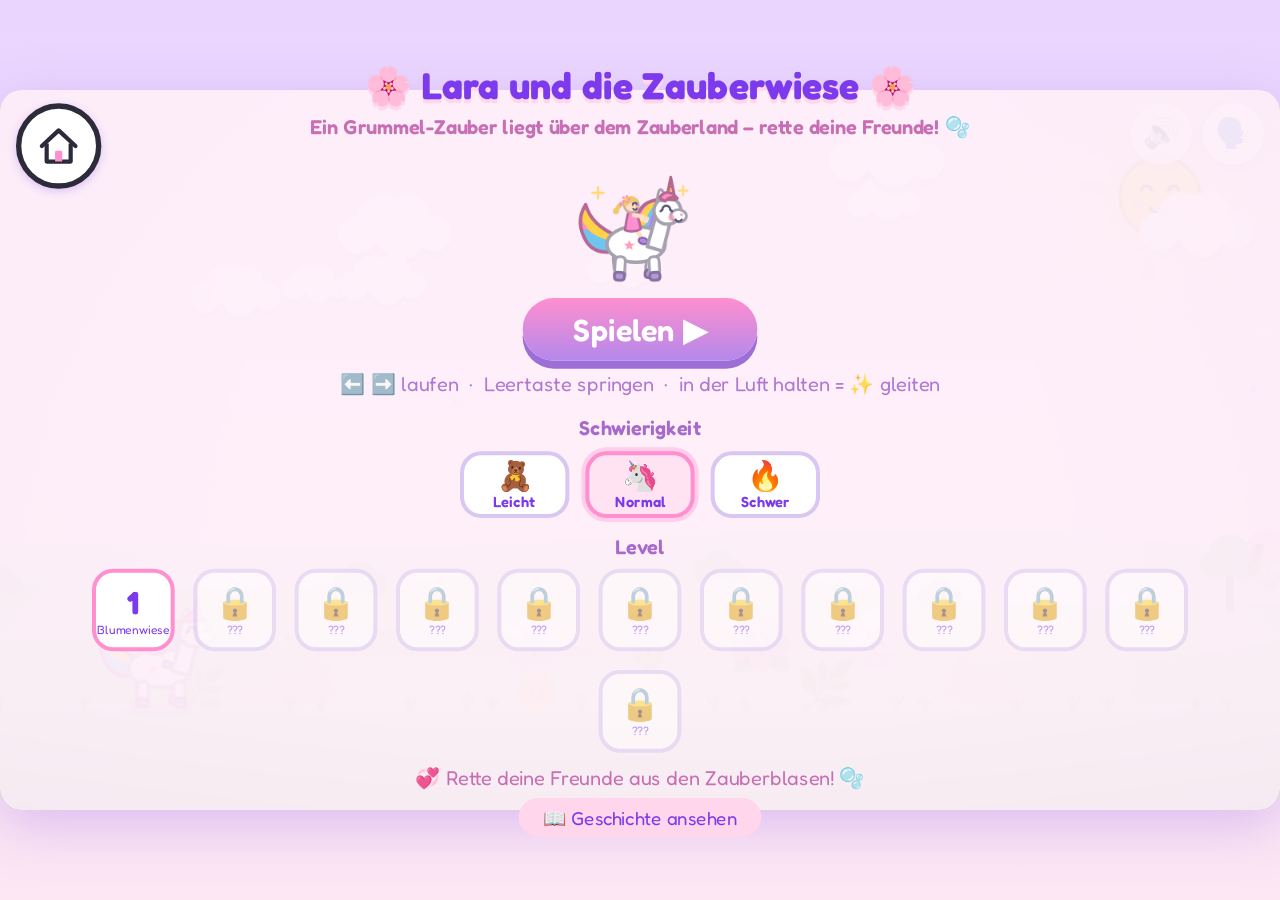
<file: zauberwiese/index.html>
<!DOCTYPE html>
<html lang="de">
<head>
    <meta charset="UTF-8">
    <meta name="viewport" content="width=device-width, initial-scale=1.0, maximum-scale=1.0, user-scalable=no, viewport-fit=cover">
    <title>Lara und die Zauberwiese 🦄</title>

    <!-- iPad/iPhone: als Vollbild-App vom Home-Bildschirm startbar -->
    <meta name="apple-mobile-web-app-capable" content="yes">
    <meta name="mobile-web-app-capable" content="yes">
    <meta name="apple-mobile-web-app-status-bar-style" content="black-translucent">
    <meta name="apple-mobile-web-app-title" content="Lara">
    <meta name="theme-color" content="#e9d5ff">
    <link rel="apple-touch-icon" href="bella.png">

    <!-- Verspielte Schrift "Fredoka" (optional, Fallback: Comic Sans MS) -->
    <link rel="preconnect" href="https://fonts.googleapis.com">
    <link rel="preconnect" href="https://fonts.gstatic.com" crossorigin>
    <link href="https://fonts.googleapis.com/css2?family=Fredoka:wght@400;600;700&display=swap" rel="stylesheet">

    <!-- Gemeinsame Basis (Haus-Knopf) – bewusst vor dem eigenen Stil -->
    <link rel="stylesheet" href="../gemeinsam/basis.css">
    <link rel="stylesheet" href="css/style.css">
</head>
<body>

<!-- Rahmen, der das Spiel mittig hält und skaliert -->
<div id="skalier-rahmen">
    <div id="spiel-container">

        <!-- Das eigentliche Spielfeld (feste interne Auflösung) -->
        <canvas id="spiel-canvas" width="960" height="540"></canvas>

        <!-- Haus-Knopf oben links: zurück zum Startbildschirm der Sammlung.
             Stil aus ../gemeinsam/basis.css, kein Bestätigungsdialog. -->
        <a class="haus-knopf" href="../index.html" title="Zurück zu Laras Spielen" aria-label="Zurück zu Laras Spielen">
            <svg viewBox="0 0 40 40" xmlns="http://www.w3.org/2000/svg" aria-hidden="true">
                <path d="M6 20 L20 7 L34 20" fill="none" stroke="#2b2b3a" stroke-width="3.5" stroke-linecap="round" stroke-linejoin="round"/>
                <path d="M10 18 V33 H30 V18" fill="none" stroke="#2b2b3a" stroke-width="3.5" stroke-linejoin="round"/>
                <rect x="17" y="24" width="6" height="9" rx="1" fill="#ff8fcf"/>
            </svg>
        </a>

        <!-- Kleine Knöpfe oben rechts: Pause + Ton + Stimmen -->
        <div id="hud-knoepfe">
            <button id="pause-knopf" title="Pause (P)">⏸️</button>
            <button id="mute-knopf" title="Ton an/aus (M)">🔊</button>
            <button id="stimme-knopf" title="Stimmen an/aus (S)">🗣️</button>
        </div>

        <!-- ===== Startbildschirm ===== -->
        <div class="overlay sichtbar" id="start-bildschirm">
            <h1>🌸 Lara und die Zauberwiese 🌸</h1>
            <p class="untertitel">Ein Grummel-Zauber liegt über dem Zauberland – rette deine Freunde! 🫧</p>
            <!-- Lara auf Bella wird hier live mit drawBella() gezeichnet (ui.js) -->
            <canvas id="bella-vorschau" class="bella-gross" width="220" height="170"></canvas>
            <button class="gross-knopf" id="spielen-knopf">Spielen ▶</button>
            <p class="hinweis">⬅️ ➡️ laufen &nbsp;·&nbsp; Leertaste springen &nbsp;·&nbsp; in der Luft halten = ✨ gleiten</p>
            <p class="auswahl-titel">Schwierigkeit</p>
            <div id="schwierigkeit-auswahl"></div>
            <p class="auswahl-titel">Level</p>
            <div id="level-auswahl"></div>
            <p id="highscore-anzeige"></p>
            <p id="freunde-anzeige"></p>
            <button class="klein-knopf mini" id="intro-knopf">📖 Geschichte ansehen</button>
        </div>

        <!-- ===== Intro-Szene: Die Fohlen werden entführt ===== -->
        <!-- Transparent, damit die Animation im Spielfeld sichtbar ist -->
        <div class="overlay" id="intro-bildschirm">
            <p id="intro-text"></p>
            <button class="klein-knopf" id="intro-weiter-knopf">Weiter ⏭</button>
        </div>

        <!-- ===== Geschichte vor jedem Level ===== -->
        <div class="overlay" id="geschichte-bildschirm">
            <p class="auswahl-titel" id="geschichte-titel"></p>
            <h2 id="geschichte-name"></h2>
            <div id="geschichte-freund"></div>
            <!-- In Boss-Leveln: das gefangene Fohlen, live gezeichnet -->
            <canvas id="geschichte-fohlen" width="170" height="140"></canvas>
            <p id="geschichte-text"></p>
            <button class="gross-knopf" id="geschichte-los-knopf">Los geht's! 🦄</button>
        </div>

        <!-- ===== Pause ===== -->
        <div class="overlay" id="pause-bildschirm">
            <h2>Kleine Pause 💤</h2>
            <button class="gross-knopf" id="weiter-spielen-knopf">Weiter ▶</button>
            <button class="klein-knopf" id="pause-menue-knopf">Zum Menü 🏠</button>
        </div>

        <!-- ===== Level geschafft ===== -->
        <div class="overlay" id="geschafft-bildschirm">
            <h2>🎉 Super! Toll gemacht! 🎉</h2>
            <p id="geschafft-text"></p>
            <button class="gross-knopf" id="naechstes-level-knopf">Weiter ▶</button>
        </div>

        <!-- ===== "Nochmal?" – freundlich, kein hartes Game Over ===== -->
        <div class="overlay" id="nochmal-bildschirm">
            <h2>Ohje! 💜</h2>
            <p>Lara braucht eine kleine Kuschelpause.<br>Möchtest du es nochmal versuchen?</p>
            <button class="gross-knopf" id="nochmal-knopf">Nochmal spielen 🦄</button>
            <button class="klein-knopf" id="nochmal-menue-knopf">Zum Menü 🏠</button>
        </div>

        <!-- ===== Touch-Steuerung (nur auf Touch-Geräten sichtbar) ===== -->
        <div id="touch-steuerung">
            <div class="touch-gruppe">
                <button class="touch-knopf" id="touch-links">⬅️</button>
                <button class="touch-knopf" id="touch-rechts">➡️</button>
            </div>
            <button class="touch-knopf touch-sprung" id="touch-sprung">⬆️</button>
        </div>

    </div>
</div>

<!-- Klassische Script-Tags in fester Reihenfolge – KEINE ES-Module,
     damit das Spiel per Doppelklick (file://) ohne Server startet. -->
<script src="js/config.js"></script>
<!-- Geteilter Code aus gemeinsam/: Speicher mit Präfix, Web-Audio-Sounds -->
<script src="../gemeinsam/speicher.js"></script>
<script src="../gemeinsam/audio.js"></script>
<script src="js/musik.js"></script>
<script src="js/stimme.js"></script>
<script src="js/input.js"></script>
<script src="js/entities.js"></script>
<script src="js/player.js"></script>
<script src="js/levels.js"></script>
<script src="js/ui.js"></script>
<script src="js/game.js"></script>

</body>
</html>
</file>
<file: gemeinsam/basis.css>
/* =====================================================
   Gemeinsame Basis für alle Spiele von „Laras Spiele"

   - Schrift: Fredoka (per <link> aus Google Fonts geladen,
     fällt ohne Netz auf Comic Sans MS / System-Schrift zurück)
   - Farbpalette als CSS-Variablen
   - Grundstil für Knöpfe (.knopf) und den Haus-Knopf (.haus-knopf)

   Diese Datei setzt bewusst KEINE globalen Regeln (kein Reset,
   kein body-Stil), damit sie ein bestehendes Spiel nicht verändert.
   Jedes Spiel bindet sie per <link rel="stylesheet"
   href="../gemeinsam/basis.css"> VOR seinem eigenen CSS ein.
   ===================================================== */

:root {
    /* Schrift */
    --schrift: 'Fredoka', 'Comic Sans MS', sans-serif;

    /* Hintergrund-Verlauf des Hubs und der Zauberwiese */
    --flieder:        #e9d5ff;
    --rosa-hell:      #fdf1f8;

    /* Lila-Töne für Überschriften und Schatten */
    --lila:           #7c3aed;
    --lila-dunkel:    #6d3fb8;
    --lila-text:      #9d5cc9;
    --lila-schatten:  #c9a9e8;

    /* Bunte Akzente (Mähne, Regenbogen, Blumen) */
    --pink:           #ff8fcf;
    --pink-wange:     #ff9ec2;
    --gelb:           #ffd24a;
    --himmelblau:     #6ec6f0;
    --lavendel:       #b388eb;
    --wiese:          #8fd48a;

    /* Leo Ellas Zimmer */
    --leo-fell:       #ffd98a;
    --leo-bauch:      #fff6e6;
    --zimmer-wand:    #f3efe9;
    --zimmer-boden:   #d9d3cb;
    --teppich:        #e3c4c9;

    /* Konturen und Weiß */
    --outline:        #2b2b3a;
    --weiss:          #ffffff;
}

/* ---------- Knopf-Grundstil ---------- */

/* Großer, runder Knopf mit lila Schattenkante (drückt sich beim Tippen ein) */
.knopf {
    font-family: var(--schrift);
    font-size: 24px;
    font-weight: 600;
    color: var(--lila-dunkel);
    background: var(--weiss);
    border: 4px solid var(--weiss);
    border-radius: 999px;
    padding: 12px 32px;
    box-shadow: 0 8px 0 var(--lila-schatten);
    cursor: pointer;
    -webkit-tap-highlight-color: transparent;
    transition: transform 0.08s ease-out, box-shadow 0.08s ease-out;
}

.knopf:active {
    transform: translateY(5px);
    box-shadow: 0 3px 0 var(--lila-schatten);
}

/* ---------- Haus-Knopf: zurück zum Startbildschirm ---------- */

/* Oben links, 64 px, weiß mit dunkler Outline. Wird als <a href="../index.html">
   eingesetzt – kein Bestätigungsdialog, der Spielstand ist ohnehin gespeichert.
   z-index 11: liegt auch über den Overlays der Zauberwiese (z-index 10). */
.haus-knopf {
    position: absolute;
    left: 12px;
    top: 10px;
    width: 64px;
    height: 64px;
    border-radius: 50%;
    border: 4px solid var(--outline);
    background: var(--weiss);
    display: flex;
    align-items: center;
    justify-content: center;
    padding: 0;
    text-decoration: none;
    cursor: pointer;
    z-index: 11;
    box-shadow: 0 2px 6px rgba(124, 58, 237, 0.25);
    -webkit-tap-highlight-color: transparent;
}

.haus-knopf:active {
    transform: scale(0.92);
}

.haus-knopf svg {
    width: 36px;
    height: 36px;
    display: block;
}
</file>
<file: hub/style.css>
/* =====================================================
   Laras Spiele – Startbildschirm (Hub)
   Flieder-zu-Rosa-Verlauf, zwei große Kacheln, kleiner
   Ton-Knopf. Feste Bühne 1024 × 768, per JS skaliert.
   ===================================================== */

* {
    margin: 0;
    padding: 0;
    box-sizing: border-box;
}

html, body {
    height: 100%;
    overflow: hidden;
}

body {
    background: linear-gradient(#e9d5ff, #fdf1f8);
    font-family: 'Fredoka', 'Comic Sans MS', sans-serif;
    touch-action: manipulation;       /* kein Doppeltipp-Zoom auf Tablets */
    -webkit-user-select: none;
    user-select: none;
    -webkit-touch-callout: none;      /* kein "Kopieren/Teilen"-Menü bei langem Tippen */
    overscroll-behavior: none;        /* kein Gummiband-Wackeln (iOS) */
}

/* Hält die Bühne mittig; die Bühne wird per JS skaliert */
#skalier-rahmen {
    width: 100%;
    height: 100%;
    display: flex;
    align-items: center;
    justify-content: center;
}

/* Feste interne Größe – alles darin skaliert automatisch mit */
#buehne {
    position: relative;
    width: 1024px;
    height: 768px;
    flex: none;
    background: linear-gradient(#e9d5ff, #fdf1f8);
    overflow: hidden;
}

.hintergrund {
    position: absolute;
    inset: 0;
    width: 100%;
    height: 100%;
    display: block;
}

/* Die drei Sterne funkeln ganz sanft */
.hintergrund .stern {
    animation: funkeln 2.6s ease-in-out infinite;
    transform-box: fill-box;
    transform-origin: center;
}
.hintergrund .stern:nth-child(3) { animation-delay: 0.8s; }
.hintergrund .stern:nth-child(4) { animation-delay: 1.6s; }

@keyframes funkeln {
    0%, 100% { transform: scale(1);   opacity: 0.8; }
    50%      { transform: scale(1.4); opacity: 1;   }
}

h1 {
    position: absolute;
    left: 0;
    top: 44px;
    width: 100%;
    text-align: center;
    font-size: 44px;
    font-weight: 700;
    color: #6d3fb8;
    letter-spacing: 1px;
    pointer-events: none;
}

/* ---------- Ton-Knopf oben links ---------- */

.ton-knopf {
    position: absolute;
    left: 24px;
    top: 24px;
    width: 64px;
    height: 64px;
    border-radius: 50%;
    border: 4px solid #2b2b3a;
    background: #ffffff;
    display: flex;
    align-items: center;
    justify-content: center;
    padding: 0;
    cursor: pointer;
    -webkit-tap-highlight-color: transparent;
}

.ton-knopf:active {
    transform: scale(0.92);
}

/* Stumm: Schallwellen weg, roter Strich drüber */
.ton-knopf .ton-strich { display: none; }
.ton-knopf.stumm .ton-strich { display: block; }
.ton-knopf.stumm .ton-wellen { display: none; }

/* ---------- Spiele-Kacheln ---------- */

.kachel {
    position: absolute;
    top: 140px;
    width: 420px;
    height: 520px;
    border-radius: 44px;
    border: 6px solid #ffffff;
    box-shadow: 0 12px 0 #c9a9e8;     /* lila Schattenkante */
    padding: 0;
    overflow: hidden;
    cursor: pointer;
    -webkit-tap-highlight-color: transparent;
    transition: transform 0.08s ease-out, box-shadow 0.08s ease-out;
}

.kachel svg {
    display: block;
    width: 408px;
    height: 508px;
}

/* Beim Tippen drückt sich die Kachel in die Schattenkante hinein */
.kachel:active,
.kachel.gedrueckt {
    transform: translateY(8px);
    box-shadow: 0 4px 0 #c9a9e8;
}

.kachel-zauberwiese {
    left: 72px;
    background: linear-gradient(#cfe9ff 0px, #cfe9ff 300px, #a7e3a0 300px, #6cc06a 520px);
}

.kachel-leo {
    left: 532px;
    background: linear-gradient(#f3efe9 0px, #f3efe9 320px, #d9d3cb 320px, #d9d3cb 520px);
}

/* ---------- Winken beim Laden ---------- */

/* Die ganze Figur wippt kurz um ihren Fußpunkt – ein fröhliches Hallo.
   Die Figuren-Gruppen kommen 1:1 aus leo-ella/design/hub/, deshalb wird
   nicht ein einzelner Arm, sondern die Hüll-Gruppe .figur animiert. */
.figur {
    transform-box: fill-box;
    transform-origin: 50% 100%;
    animation: winken 1.6s ease-in-out 0.4s 1 both;
}

/* Leo winkt einen Tick später als Bella */
.kachel-leo .figur {
    animation-delay: 0.7s;
}

@keyframes winken {
    0%   { transform: rotate(0deg)  translateY(0); }
    20%  { transform: rotate(-7deg) translateY(-10px); }
    40%  { transform: rotate(7deg)  translateY(-6px); }
    60%  { transform: rotate(-6deg) translateY(-10px); }
    80%  { transform: rotate(5deg)  translateY(-4px); }
    100% { transform: rotate(0deg)  translateY(0); }
}
</file>
<file: leo-ella/css/style.css>
/* =====================================================
   Leo Ella – Styling
   Feste Bühne 1024 × 768 (gemeinsam/skalierung.js), links das
   Zimmer (856 breit), rechts die Kachel-Leiste (168 breit).
   Farben und Haus-Knopf kommen aus ../gemeinsam/basis.css.
   ===================================================== */

* {
    margin: 0;
    padding: 0;
    box-sizing: border-box;
}

html, body {
    height: 100%;
    overflow: hidden;
}

body {
    background: #f3efe9;
    font-family: var(--schrift);
    touch-action: none;                /* die Bühne übernimmt alle Gesten selbst */
    -webkit-user-select: none;
    user-select: none;
    -webkit-touch-callout: none;
    overscroll-behavior: none;
}

/* Hält die Bühne mittig; die Bühne wird per JS skaliert */
#skalier-rahmen {
    width: 100%;
    height: 100%;
    display: flex;
    align-items: center;
    justify-content: center;
}

#buehne {
    position: relative;
    width: 1024px;
    height: 768px;
    flex: none;
    background: #f3efe9;
    overflow: hidden;
}

/* ---------- Zimmer ---------- */

#zimmer {
    position: absolute;
    left: 0;
    top: 0;
    width: 856px;
    height: 768px;
    display: block;
}

/* Tag/Nacht: Gruppen weich ein- und ausblenden */
#zimmer .nur-tag,
#zimmer .nur-nacht {
    transition: opacity 1.4s ease-in-out;
}
#zimmer .nur-nacht { opacity: 0; pointer-events: none; }
#buehne.nacht #zimmer .nur-nacht,
#buehne.daemmern #zimmer .nur-nacht { opacity: 1; }
#buehne.nacht #zimmer .nur-tag,
#buehne.daemmern #zimmer .nur-tag { opacity: 0; }
/* Beim Dämmern bleibt das Bett noch leer – Leo sitzt ja noch mitten im Zimmer */
#buehne.daemmern #leo-im-bett { opacity: 0; }

/* Lichterkette und Nachtlicht glimmen ganz sanft */
#buehne.nacht #lichterkette,
#buehne.nacht #nachtlicht {
    animation: glimmen 3s ease-in-out infinite;
}
@keyframes glimmen {
    0%, 100% { opacity: 1; }
    50%      { opacity: 0.78; }
}

/* ---------- Leo ---------- */

#leo {
    position: absolute;
    left: 220px;
    top: 218px;
    width: 480px;
    height: 450px;
    display: block;
    transition: opacity 1.2s ease-in-out;
}
#buehne.nacht #leo {
    opacity: 0;
    pointer-events: none;
}

/* Alle Bewegungen drehen/skalieren um Leos Fußpunkt */
#leo-figur,
#kopf {
    transform-box: fill-box;
    transform-origin: 50% 100%;
}
#kopf {
    transform-origin: 50% 85%;
}

/* Ruhig atmen – immer */
#leo-figur {
    animation: atmen 3.2s ease-in-out infinite;
}
@keyframes atmen {
    0%, 100% { transform: scale(1, 1); }
    50%      { transform: scale(1.012, 1.02); }
}

/* Schwanz wedelt gemütlich (um seinen Ansatz am Körper) */
.schwanz-wedeln {
    transform-box: fill-box;
    transform-origin: 0% 100%;
    animation: wedeln 2.6s ease-in-out infinite;
}
@keyframes wedeln {
    0%, 100% { transform: rotate(0deg); }
    50%      { transform: rotate(-7deg); }
}

/* Fliegen (schmutzig) kreisen um Leo */
.fliege {
    transform-box: fill-box;
    transform-origin: center;
    animation: fliegen 1.1s ease-in-out infinite alternate;
}
.fliege:nth-child(2) { animation-delay: 0.5s; animation-duration: 0.9s; }
@keyframes fliegen {
    from { transform: translate(-6px, -4px); }
    to   { transform: translate(6px, 4px); }
}

/* ---------- Reaktions-Bewegungen ---------- */

/* Kopfnicken (Danke fürs Essen) */
#kopf.nicken {
    animation: nicken 0.55s ease-in-out 4;
}
@keyframes nicken {
    0%, 100% { transform: rotate(0deg); }
    50%      { transform: rotate(6deg) translateY(4px); }
}

/* Kopf lehnt sich in den Finger (Schnurren) */
#kopf.lehnen {
    animation: lehnen 0.6s ease-out forwards;
}
@keyframes lehnen {
    to { transform: rotate(-14deg); }
}

/* Vibrieren (Schnurren) – winzig, nur ein Kribbeln */
#leo-figur.vibrieren {
    animation: vibrieren 0.12s linear infinite;
}
@keyframes vibrieren {
    0%, 100% { transform: translate(0, 0); }
    25%      { transform: translate(1.2px, -0.6px); }
    75%      { transform: translate(-1.2px, 0.6px); }
}

/* Freudenhüpfer (Wiedersehen) */
#leo-figur.huepfen {
    animation: huepfen 0.7s ease-in-out 3;
}
@keyframes huepfen {
    0%, 100% { transform: translateY(0) scale(1, 1); }
    30%      { transform: translateY(-26px) scale(0.98, 1.04); }
    60%      { transform: translateY(0) scale(1.03, 0.97); }
}

/* Wackeln links-rechts (Kitzeln) */
#leo-figur.wackeln {
    animation: wackeln 0.28s ease-in-out 5;
}
@keyframes wackeln {
    0%, 100% { transform: rotate(0deg); }
    25%      { transform: rotate(-8deg); }
    75%      { transform: rotate(6deg); }
}

/* Schütteln wie ein nasser Hund (Frisch geputzt, Teil 1) */
#leo-figur.schuetteln {
    animation: schuetteln 0.09s linear 8;
}
@keyframes schuetteln {
    0%, 100% { transform: translateX(0) rotate(0deg); }
    50%      { transform: translateX(6px) rotate(3deg); }
}

/* Aufplustern und glänzen (Frisch geputzt, Teil 2) */
#leo-figur.plustern {
    animation: plustern 0.9s ease-out;
}
@keyframes plustern {
    0%   { transform: scale(1, 1); }
    40%  { transform: scale(1.08, 1.08); }
    100% { transform: scale(1.03, 1.03); }
}

/* Winkende Pfote (Wiedersehen) */
#winkpfote {
    transform-box: fill-box;
    transform-origin: 30% 90%;
    animation: winken 0.4s ease-in-out infinite alternate;
}
@keyframes winken {
    from { transform: rotate(-12deg); }
    to   { transform: rotate(14deg); }
}

/* Sprechblasen und Herzen ploppen auf */
[data-teil="blase"],
[data-teil="props"] {
    transform-box: fill-box;
    transform-origin: center;
    animation: ploppen 0.35s cubic-bezier(0.34, 1.56, 0.64, 1);
}
@keyframes ploppen {
    from { transform: scale(0.4); opacity: 0; }
    to   { transform: scale(1);   opacity: 1; }
}

/* ---------- Status-Ringe links ---------- */

#ringe {
    position: absolute;
    left: 28px;
    top: 120px;
    width: 130px;
    display: flex;
    flex-direction: column;
    align-items: center;
    gap: 28px;
    pointer-events: none;
}

.ring {
    width: 110px;
    height: 110px;
    display: block;
}

/* Der Füllstand läuft weich nach */
.ring .fuellung {
    transition: stroke-dashoffset 0.8s ease-out;
}

/* Wenn ein Bedürfnis niedrig ist, pocht der Ring sanft */
.ring.niedrig {
    animation: pochen 1.6s ease-in-out infinite;
}
@keyframes pochen {
    0%, 100% { transform: scale(1); }
    50%      { transform: scale(1.06); }
}

/* ---------- Knöpfe oben/unten links ---------- */

/* Haus-Knopf (aus basis.css) sitzt an der Stelle des früheren Ton-Knopfs,
   der Ton-Knopf rückt daneben. Beide 72 px wie im Design. */
#buehne .haus-knopf {
    left: 24px;
    top: 24px;
    width: 72px;
    height: 72px;
}

.rund-knopf {
    position: absolute;
    width: 72px;
    height: 72px;
    border-radius: 50%;
    border: 4px solid var(--outline);
    background: var(--weiss);
    display: flex;
    align-items: center;
    justify-content: center;
    padding: 0;
    cursor: pointer;
    box-shadow: 0 2px 6px rgba(124, 58, 237, 0.25);
    -webkit-tap-highlight-color: transparent;
    z-index: 11;
}
.rund-knopf:active { transform: scale(0.92); }
.rund-knopf svg { width: 40px; height: 40px; display: block; }

#ton-knopf { left: 108px; top: 24px; }
#ton-knopf .ton-strich { display: none; }
#ton-knopf.stumm .ton-strich { display: block; }
#ton-knopf.stumm .ton-wellen { display: none; }

/* Sticker-Album: kommt später – deshalb gestrichelt und blass */
#sticker-knopf {
    left: 24px;
    bottom: 24px;
    background: #ffe066;
    border-style: dashed;
    border-color: #b9b9c6;
    opacity: 0.6;
    cursor: default;
}

/* ---------- Kachel-Leiste rechts ---------- */

#leiste {
    position: absolute;
    right: 0;
    top: 0;
    width: 168px;
    height: 768px;
    background: var(--weiss);
    border-left: 6px solid #e7c9f5;
    display: flex;
    flex-direction: column;
    justify-content: center;
    align-items: center;
    gap: 16px;
}

.kachel {
    width: 104px;
    height: 104px;
    border-radius: 24px;
    border: 4px solid var(--outline);
    display: flex;
    align-items: center;
    justify-content: center;
    padding: 0;
    cursor: pointer;
    -webkit-tap-highlight-color: transparent;
    transition: transform 0.08s ease-out;
}
.kachel:active,
.kachel.aktiv {
    transform: scale(0.92);
}
.kachel.aktiv {
    box-shadow: 0 0 0 5px #ffd24a;
}
.kachel svg { width: 68px; height: 68px; display: block; }

#kachel-futter     { background: #ffd6ec; }
#kachel-wasser     { background: #d6f0ff; }
#kachel-schwamm    { background: #fff3c4; }
#kachel-streicheln { background: #ffe9f4; }
#kachel-decke      { background: #e2d1ff; }
#kachel-sonne      { background: #fff3c4; display: none; }

/* Ball: kommt später */
#kachel-ball {
    border: 4px dashed #b9b9c6;
    background: #f4f4f7;
    opacity: 0.6;
    cursor: default;
}

/* Nachts: Decke weg, Sonne da; alles andere schläft mit */
#buehne.nacht #kachel-decke { display: none; }
#buehne.nacht #kachel-sonne { display: flex; }
#buehne.nacht #kachel-futter,
#buehne.nacht #kachel-wasser,
#buehne.nacht #kachel-schwamm,
#buehne.nacht #kachel-streicheln {
    opacity: 0.35;
    pointer-events: none;
}

/* ---------- Schwamm am Finger ---------- */

#schwamm-cursor {
    position: absolute;
    width: 90px;
    height: 90px;
    margin-left: -45px;
    margin-top: -45px;
    display: none;
    pointer-events: none;
    z-index: 9;
    filter: drop-shadow(0 4px 4px rgba(0, 0, 0, 0.15));
}
#buehne.schwamm-modus #schwamm-cursor { display: block; }

/* ---------- Partikel-Canvas über allem ---------- */

#partikel {
    position: absolute;
    left: 0;
    top: 0;
    width: 1024px;
    height: 768px;
    pointer-events: none;
    z-index: 8;
}

/* =====================================================
   Stufe 1: Ziehen statt Tippen
   Gegenstände, Blick, Streichel-Zonen, Vorhang, Lampe
   ===================================================== */

/* ---------- Blick: Pupillen und Kopf folgen dem Finger ---------- */

.pupille {
    transform-box: fill-box;
    transition: transform 0.22s ease-out;
}
#kopf {
    transition: transform 0.35s ease-out;
}

/* ---------- Neue Kopf-Bewegungen ---------- */

/* Kinn kraulen: Kopf hebt sich genüsslich */
#kopf.heben {
    animation: heben 0.6s ease-out forwards;
}
@keyframes heben {
    to { transform: translateY(-8px) rotate(-3deg); }
}

/* Ohr wird berührt: Ohren zucken, Kopf schüttelt sich kurz */
#kopf.ohrzucken {
    animation: kopfschuetteln 0.18s ease-in-out 3;
}
#kopf.ohrzucken [data-teil="ohren"] {
    transform-box: fill-box;
    transform-origin: 50% 100%;
    animation: zucken 0.16s ease-in-out 4;
}
@keyframes kopfschuetteln {
    0%, 100% { transform: rotate(0deg); }
    50%      { transform: rotate(-4deg); }
}
@keyframes zucken {
    0%, 100% { transform: scale(1, 1); }
    50%      { transform: scale(1.06, 0.9); }
}

/* „Mmh-mm": Kopf dreht sich weg */
#kopf.wegdrehen {
    animation: wegdrehen 0.4s ease-out forwards;
}
@keyframes wegdrehen {
    to { transform: rotate(14deg) translateX(10px); }
}

/* Schnuppern: kleine, schnelle Nickbewegungen */
#kopf.schnuppern {
    animation: schnuppern 0.22s ease-in-out 4;
}
@keyframes schnuppern {
    0%, 100% { transform: translateY(0); }
    50%      { transform: translateY(5px) rotate(2deg); }
}

/* Ein Bissen: einmal zuschnappen */
#kopf.kauen {
    animation: kauen 0.4s ease-in-out;
}
@keyframes kauen {
    0%, 100% { transform: rotate(0deg) translateY(0); }
    40%      { transform: rotate(3deg) translateY(6px); }
}

/* ---------- Neue Figur-Bewegungen ---------- */

/* Rücken streicheln: das Fell wellt sich */
#leo-figur.welle {
    animation: welle 0.5s ease-in-out infinite;
}
@keyframes welle {
    0%, 100% { transform: scale(1, 1); }
    50%      { transform: scale(1.025, 0.975); }
}

/* Bauch kraulen: Leo lehnt sich zurück */
#leo-figur.zurueck {
    animation: zurueck 0.5s ease-out forwards;
}
@keyframes zurueck {
    to { transform: rotate(-9deg) translate(-6px, 4px); }
}

/* Bäuerchen: kurzer Hüpfer */
#leo-figur.hicks {
    animation: hicks 0.3s ease-out;
}
@keyframes hicks {
    0%, 100% { transform: translateY(0) scale(1, 1); }
    40%      { transform: translateY(-10px) scale(1.04, 0.96); }
}

/* Die rechte Pfote strampelt beim Bauchkraulen */
.strampelpfote {
    transform-box: fill-box;
    transform-origin: 50% 100%;
    animation: strampeln 0.32s ease-in-out infinite alternate;
}
@keyframes strampeln {
    from { transform: rotate(-16deg); }
    to   { transform: rotate(14deg); }
}

/* Zunge schleckt */
.zunge {
    transform-box: fill-box;
    transform-origin: 50% 0%;
    animation: schlecken 0.3s ease-in-out infinite alternate;
}
@keyframes schlecken {
    from { transform: scaleY(0.7); }
    to   { transform: scaleY(1.1); }
}

/* ---------- Gegenstände zum Anfassen ---------- */

#dinge {
    position: absolute;
    left: 0;
    top: 0;
    width: 856px;
    height: 768px;
    pointer-events: none;          /* die Bühne nimmt alle Gesten, gegenstand.js findet das Ding */
    z-index: 4;
}

#korb {
    position: absolute;
    left: 660px;
    top: 512px;
    width: 190px;
    height: 143px;
    display: block;
}

.ding {
    position: absolute;
    width: 72px;
    height: 72px;
    margin: -36px 0 0 -36px;
    transform-origin: 50% 50%;
    transition: transform 0.15s ease-out;
    filter: drop-shadow(0 3px 2px rgba(43, 43, 58, 0.18));
}
.ding svg { width: 100%; height: 100%; display: block; overflow: visible; }

.ding[data-ding="decke"] {
    width: 120px;
    height: 70px;
    margin: -35px 0 0 -60px;
}

/* In der Hand: größer, schwebt, liegt über allem außer den Partikeln */
.ding.in-hand {
    z-index: 7;
    transform: scale(1.18);
    filter: drop-shadow(0 10px 8px rgba(43, 43, 58, 0.28));
}

/* Weich an einen Platz gleiten (zurück in den Korb, ans Maul) */
.ding.fliegt {
    transition: left 0.45s cubic-bezier(0.2, 0.8, 0.3, 1), top 0.45s cubic-bezier(0.2, 0.8, 0.3, 1), transform 0.15s ease-out;
}

.ding.versteckt { display: none; }

/* Frisch im Korb: ploppt auf */
.ding.ploppt {
    animation: ploppen 0.4s cubic-bezier(0.34, 1.56, 0.64, 1);
}

/* Hinweis von der Kachel: wackelt und leuchtet */
.ding.hinweis {
    animation: hinweis 0.55s ease-in-out 3;
}
@keyframes hinweis {
    0%, 100% { transform: rotate(0deg) scale(1);    filter: drop-shadow(0 0 0 rgba(255, 210, 74, 0)); }
    25%      { transform: rotate(-8deg) scale(1.1); filter: drop-shadow(0 0 10px rgba(255, 210, 74, 0.9)); }
    75%      { transform: rotate(8deg) scale(1.1);  filter: drop-shadow(0 0 10px rgba(255, 210, 74, 0.9)); }
}

/* Futter-Stufen: ganz / angebissen / Rest – nur eine ist sichtbar */
.ding .stufe { display: none; }
.ding[data-stufe="0"] .stufe-0,
.ding[data-stufe="1"] .stufe-1,
.ding[data-stufe="2"] .stufe-2 { display: block; }

/* Flasche kippt am Maul */
#flasche-kipp {
    transform-box: fill-box;
    transform-origin: 50% 85%;
    transition: transform 0.35s ease-out;
}
.ding.kippt #flasche-kipp { transform: rotate(-62deg); }

/* Nachts liegt alles still im Dunkeln */
#buehne.nacht #dinge { filter: brightness(0.55); }

/* ---------- Vorhang ---------- */

.vorhang-bahn {
    transform-box: fill-box;
    transition: transform 0.4s ease-out;
}
#vorhang.zieht .vorhang-bahn { transition: none; }
#vorhang-links  { transform-origin: 0% 50%; }
#vorhang-rechts { transform-origin: 100% 50%; }

/* ---------- Lampe und Abdunkeln ---------- */

#lampe-schirm { transition: fill 0.4s; }
#buehne.lampe-aus #lampe-schirm { fill: #e3d6c4; }

#lampe-schein {
    transition: opacity 0.8s ease-in-out;
}
#buehne.vorhang-zu:not(.lampe-aus) #lampe-schein,
#buehne.daemmern:not(.lampe-aus) #lampe-schein,
#buehne.nacht:not(.lampe-aus) #lampe-schein { opacity: 0.55; }

#abdunkeln { transition: opacity 0.9s ease-in-out; }
#buehne.vorhang-zu #abdunkeln { opacity: 0.16; }
#buehne.lampe-aus #abdunkeln { opacity: 0.12; }
#buehne.vorhang-zu.lampe-aus #abdunkeln { opacity: 0.3; }
#buehne.nacht #abdunkeln { opacity: 0; }   /* nachts übernimmt das Nacht-Overlay */

/* =====================================================
   Baden: Wanne, Hahn, Schaum, nasses Fell, Badezeug (js/bad.js)
   ===================================================== */

/* Die Wanne (hinten hinter Leo, vorne davor) fährt von unten ins Zimmer */
#wanne-hinten,
#wanne-vorne {
    position: absolute;
    left: 0;
    top: 0;
    width: 1024px;
    height: 768px;
    display: block;
    pointer-events: none;
    opacity: 0;
    transform: translateY(180px);
    transition: transform 0.6s cubic-bezier(0.2, 0.8, 0.3, 1), opacity 0.35s ease-out;
}
#buehne.badet #wanne-hinten,
#buehne.badet #wanne-vorne {
    opacity: 1;
    transform: none;
}

/* Hocker mit dem Badezeug, links neben der Wanne */
#badhocker {
    position: absolute;
    left: 120px;
    top: 600px;
    width: 180px;
    height: 110px;
    display: block;
    opacity: 0;
    transform: translateY(180px);
    transition: transform 0.6s cubic-bezier(0.2, 0.8, 0.3, 1), opacity 0.35s ease-out;
}
#buehne.badet #badhocker {
    opacity: 1;
    transform: none;
}

/* Wasserstrahl nur, solange der Hahn offen ist */
#hahn-strahl { transition: opacity 0.2s; }
#wanne-vorne.laeuft #hahn-strahl {
    opacity: 1;
    animation: strahl 0.3s ease-in-out infinite alternate;
}
@keyframes strahl {
    from { opacity: 0.75; }
    to   { opacity: 1; }
}

/* Hahn wackelt als Hinweis */
#hahn {
    transform-box: fill-box;
    transform-origin: 50% 100%;
}
#hahn.hinweis {
    animation: hahnwackeln 0.5s ease-in-out 3;
}
@keyframes hahnwackeln {
    0%, 100% { transform: rotate(0deg); }
    25%      { transform: rotate(-8deg); }
    75%      { transform: rotate(8deg); }
}

/* Schaum auf dem Badewasser blendet weich ein */
#wanne-schaum { transition: opacity 0.4s; }

/* Schaumberge auf Leo: nur beim Baden, Größe setzt bad.js per transform */
#schaum { display: none; }
#leo.badet #schaum { display: block; }
.schaumblob {
    transform-box: fill-box;
    transform-origin: center;
    transition: transform 0.12s linear;
}
.schaum-wackler {
    transform-box: fill-box;
    transform-origin: center;
}
#schaum.wackelt .schaum-wackler {
    animation: schaumwackeln 0.45s ease-in-out 3;
}
@keyframes schaumwackeln {
    0%, 100% { transform: translate(0, 0); }
    25%      { transform: translate(-3px, -4px); }
    75%      { transform: translate(3px, -2px); }
}

/* Nasses Fell: Tropfen hängen an Ohren und Kinn und tropfen ab */
#leo-nass { display: none; }
#leo.nass #leo-nass { display: block; }
.nasstropfen {
    transform-box: fill-box;
    transform-origin: 50% 0%;
    animation: tropfnass 1.1s ease-in infinite;
}
.nasstropfen:nth-child(2) { animation-delay: 0.35s; }
.nasstropfen:nth-child(3) { animation-delay: 0.7s; }
@keyframes tropfnass {
    0%   { transform: translateY(0) scaleY(0.6); opacity: 0; }
    30%  { transform: translateY(2px) scaleY(1);  opacity: 1; }
    100% { transform: translateY(16px) scaleY(1); opacity: 0; }
}

/* Planschen: die Pfote patscht ins Wasser */
.planschpfote {
    transform-box: fill-box;
    transform-origin: 50% 100%;
    animation: planschen 0.3s ease-in-out infinite alternate;
}
@keyframes planschen {
    from { transform: rotate(-18deg) translateY(-6px); }
    to   { transform: rotate(12deg) translateY(8px); }
}

/* Föhnen: Leo flattert im warmen Wind, die Schleife auch */
#leo-figur.flattern {
    animation: flattern 0.16s linear infinite;
}
@keyframes flattern {
    0%, 100% { transform: translateX(0) rotate(0deg); }
    50%      { transform: translateX(-2px) rotate(-1.5deg); }
}
#leo-figur.flattern .schleife {
    transform-box: fill-box;
    transform-origin: 40% 60%;
    animation: schleifeflattern 0.2s ease-in-out infinite alternate;
}
@keyframes schleifeflattern {
    from { transform: rotate(-8deg); }
    to   { transform: rotate(8deg); }
}

/* Der Föhn zeigt immer zu Leo (game.js spiegelt ihn rechts von ihr) */
.ding.gespiegelt svg { transform: scaleX(-1); }

/* Beim Baden sind Stinke-Linien und Fliegen weg – die Matschflecken bleiben, bis sie abgespült sind */
#leo.badet .stink,
#leo.badet .fliegen { display: none; }
</file>
<file: zauberwiese/css/style.css>
/* =====================================================
   Bella und die Zauberwiese – Styling
   Pastell, viel Lila und Pink, große runde Knöpfe.
   ===================================================== */

* {
    margin: 0;
    padding: 0;
    box-sizing: border-box;
}

html, body {
    height: 100%;
    overflow: hidden;
}

body {
    background: linear-gradient(#e9d5ff, #fce7f3);
    font-family: 'Fredoka', 'Comic Sans MS', sans-serif;
    touch-action: manipulation; /* kein Doppeltipp-Zoom auf Tablets */
    -webkit-user-select: none;
    user-select: none;
    -webkit-touch-callout: none; /* kein "Kopieren/Teilen"-Menü bei langem Tippen */
    overscroll-behavior: none;   /* kein Gummiband-Wackeln beim Wischen (iOS) */
}

/* Hält das Spiel mittig; der Container wird per JS skaliert */
#skalier-rahmen {
    width: 100%;
    height: 100%;
    display: flex;
    align-items: center;
    justify-content: center;
}

/* Feste interne Größe – alles darin skaliert automatisch mit */
#spiel-container {
    position: relative;
    width: 960px;
    height: 540px;
    flex: none;
}

#spiel-canvas {
    width: 100%;
    height: 100%;
    display: block;
    border-radius: 16px;
    box-shadow: 0 10px 40px rgba(179, 136, 235, 0.45);
}

/* ---------- Pause-/Ton-Knöpfe oben rechts ---------- */

#hud-knoepfe {
    position: absolute;
    top: 10px;
    right: 12px;
    display: flex;
    gap: 8px;
    z-index: 6;
}

#hud-knoepfe button {
    width: 46px;
    height: 46px;
    border: none;
    border-radius: 50%;
    background: rgba(255, 255, 255, 0.75);
    font-size: 22px;
    cursor: pointer;
    box-shadow: 0 2px 6px rgba(124, 58, 237, 0.25);
}

#hud-knoepfe button:active {
    transform: scale(0.92);
}

/* ---------- Bildschirme / Overlays ---------- */

.overlay {
    position: absolute;
    inset: 0;
    display: none;
    flex-direction: column;
    align-items: center;
    justify-content: center;
    gap: 16px;
    text-align: center;
    background: rgba(255, 240, 250, 0.93);
    border-radius: 16px;
    z-index: 10;
}

.overlay.sichtbar {
    display: flex;
}

h1 {
    font-size: 42px;
    color: #7c3aed;
    text-shadow: 0 3px 0 #ffd6ec;
}

h2 {
    font-size: 38px;
    color: #7c3aed;
}

.overlay p {
    font-size: 22px;
    color: #9d5cc9;
    line-height: 1.5;
}

.hinweis {
    font-size: 17px !important;
    opacity: 0.8;
}

/* Untertitel mit der Rahmen-Geschichte auf dem Startbildschirm */
.untertitel {
    font-size: 15px !important;
    font-weight: 600;
    color: #c76eb4 !important;
    margin-top: -4px;
}

.bella-gross {
    font-size: 90px;
    animation: winken 2s ease-in-out infinite;
}

@keyframes winken {
    0%, 100% { transform: rotate(-8deg); }
    50%      { transform: rotate(8deg) translateY(-10px); }
}

/* ---------- Startbildschirm kompakter (viele Knöpfe) ---------- */

#start-bildschirm {
    gap: 7px;
}

#start-bildschirm h1 {
    font-size: 28px;
}

/* Vorschau-Bella kleiner anzeigen (interne Auflösung bleibt 220×170) */
#bella-vorschau.bella-gross {
    width: 132px;
    height: 102px;
}

#start-bildschirm .gross-knopf {
    padding: 10px 38px;
    font-size: 23px;
}

#start-bildschirm .hinweis {
    font-size: 15px !important;
}

/* ---------- Knöpfe ---------- */

.gross-knopf {
    font-family: inherit;
    font-size: 28px;
    font-weight: 600;
    color: white;
    background: linear-gradient(#ff8fcf, #b388eb);
    border: none;
    border-radius: 40px;
    padding: 16px 48px;
    cursor: pointer;
    box-shadow: 0 6px 0 #9d6fd6;
}

.gross-knopf:active {
    transform: translateY(4px);
    box-shadow: 0 2px 0 #9d6fd6;
}

.klein-knopf {
    font-family: inherit;
    font-size: 18px;
    color: #7c3aed;
    background: #ffd6ec;
    border: none;
    border-radius: 30px;
    padding: 10px 28px;
    cursor: pointer;
}

/* ---------- Auswahl (Schwierigkeit + Level) ---------- */

.auswahl-titel {
    margin: 4px 0 -2px;
    font-size: 15px !important;
    font-weight: 600;
    color: #b388eb;
    opacity: 0.9;
}

#schwierigkeit-auswahl {
    display: flex;
    gap: 12px;
    justify-content: center;
    flex-wrap: wrap;
}

.schwierigkeit-knopf {
    font-family: inherit;
    width: 82px;
    height: 50px;
    font-size: 22px;
    color: #7c3aed;
    background: white;
    border: 3px solid #d8c7f0;
    border-radius: 16px;
    cursor: pointer;
    display: flex;
    flex-direction: column;
    align-items: center;
    justify-content: center;
}

.schwierigkeit-knopf small {
    font-size: 11px;
    font-weight: 600;
}

.schwierigkeit-knopf:active {
    transform: scale(0.93);
}

/* gewählte Stufe deutlich hervorheben */
.schwierigkeit-knopf.aktiv {
    border-color: #ff8fcf;
    background: #ffe3f3;
    box-shadow: 0 0 0 3px rgba(255, 143, 207, 0.35);
}

#level-auswahl {
    display: flex;
    gap: 14px;
    justify-content: center;
    flex-wrap: wrap;
    max-width: 880px;
}

.level-knopf {
    font-family: inherit;
    width: 62px;
    height: 62px;
    font-size: 24px;
    font-weight: 700;
    color: #7c3aed;
    background: white;
    border: 3px solid #ff8fcf;
    border-radius: 16px;
    cursor: pointer;
    display: flex;
    flex-direction: column;
    align-items: center;
    justify-content: center;
}

.level-knopf small {
    font-size: 9px;
    font-weight: 400;
}

.level-knopf:not(.gesperrt):active {
    transform: scale(0.93);
}

.level-knopf.gesperrt {
    opacity: 0.5;
    border-color: #d8c7f0;
    cursor: default;
}

#highscore-anzeige {
    font-size: 16px !important;
    color: #b388eb;
}

/* Reihe der geretteten Freunde auf dem Startbildschirm */
#freunde-anzeige {
    font-size: 15px !important;
    color: #c76eb4;
    margin-top: -6px;
}

#freunde-anzeige small {
    font-size: 12px;
    opacity: 0.8;
}

/* ---------- Geschichte-Bildschirm (vor jedem Level) ---------- */

/* Halbdurchsichtig, damit das Level dahinter als Kulisse zu sehen ist */
#geschichte-bildschirm {
    background: rgba(255, 240, 250, 0.88);
}

#geschichte-freund {
    font-size: 64px;
    line-height: 1.1;
    animation: freund-schweben 2.4s ease-in-out infinite;
}

@keyframes freund-schweben {
    0%, 100% { transform: translateY(0); }
    50%      { transform: translateY(-12px); }
}

#geschichte-text {
    max-width: 660px;
    font-size: 21px !important;
}

/* Das gefangene Fohlen auf dem Boss-Geschichte-Bildschirm */
#geschichte-fohlen {
    display: none;
    animation: freund-schweben 2.4s ease-in-out infinite;
}

/* ---------- Intro-Szene ---------- */
/* Transparent: Die Animation läuft im Spielfeld dahinter.
   Text und Knopf sitzen unten, tippen stört das Spiel nicht. */
#intro-bildschirm {
    background: none;
    justify-content: flex-end;
    padding-bottom: 26px;
    pointer-events: none;
}

#intro-bildschirm > * {
    pointer-events: auto;
}

#intro-text {
    max-width: 720px;
    background: rgba(255, 240, 250, 0.92);
    border-radius: 20px;
    padding: 12px 26px;
    font-size: 21px !important;
    box-shadow: 0 4px 14px rgba(124, 58, 237, 0.2);
}

/* kleiner Zusatz-Knopf ("Geschichte ansehen") */
.klein-knopf.mini {
    font-size: 14px;
    padding: 6px 18px;
    margin-top: -4px;
}

/* ---------- Touch-Steuerung (nur auf Touch-Geräten) ---------- */

#touch-steuerung {
    position: absolute;
    left: 0;
    right: 0;
    /* etwas höher, damit der Sprung-Knopf nicht unter dem iPad-Home-Balken liegt */
    bottom: calc(12px + env(safe-area-inset-bottom));
    display: none;
    justify-content: space-between;
    padding: 0 20px;
    z-index: 5;
    pointer-events: none; /* nur die Knöpfe selbst sind tippbar */
}

#touch-steuerung.aktiv {
    display: flex;
}

.touch-gruppe {
    display: flex;
    gap: 16px;
}

.touch-knopf {
    width: 90px;
    height: 90px;
    border: none;
    border-radius: 50%;
    background: rgba(255, 255, 255, 0.55);
    font-size: 40px;
    pointer-events: auto;
    touch-action: none;
    -webkit-tap-highlight-color: transparent;
}

.touch-knopf:active {
    background: rgba(255, 214, 236, 0.85);
}

/* Der Sprung-Knopf ist extra groß – er ist am wichtigsten */
.touch-sprung {
    width: 110px;
    height: 110px;
    font-size: 50px;
    background: rgba(255, 143, 207, 0.55);
}
</file>
